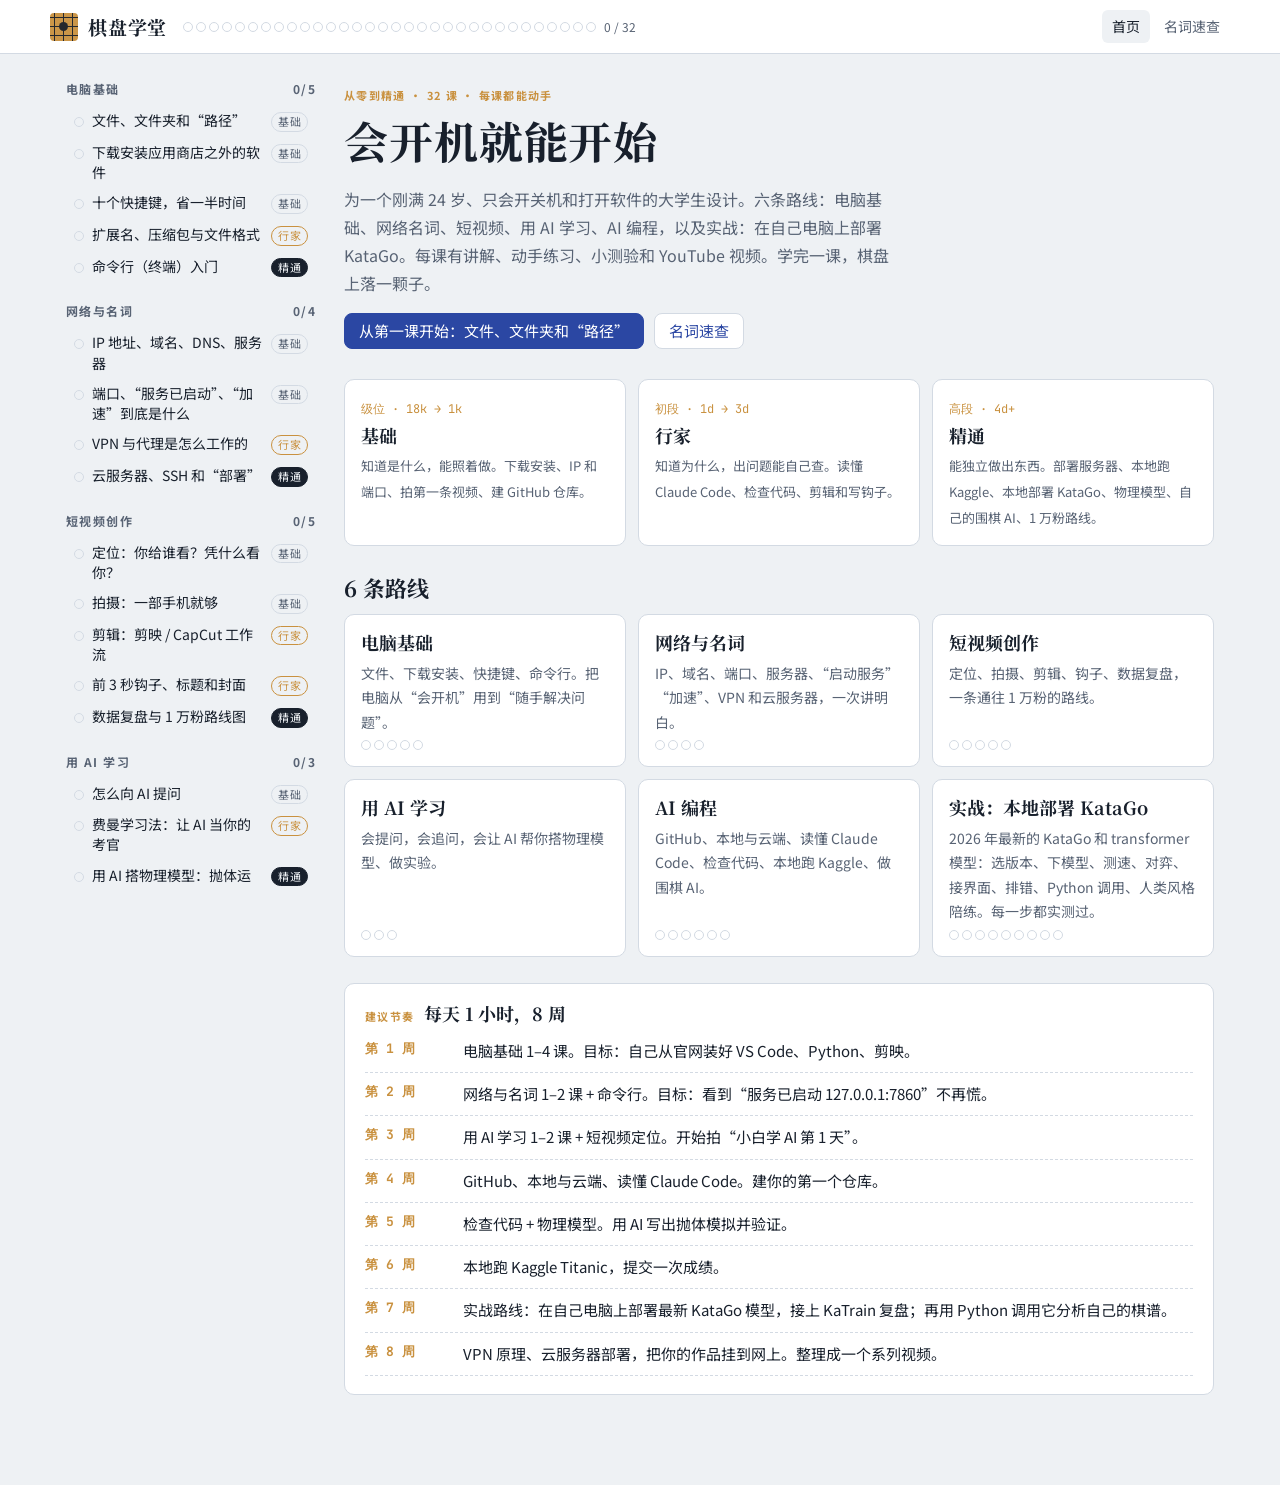
<file: index.html>
<!doctype html>
<html lang="zh-CN">
<head>
<meta charset="utf-8">
<meta name="viewport" content="width=device-width, initial-scale=1, viewport-fit=cover">
<title>棋盘学堂</title>
<meta name="claude:viewport-fit-sides" content="cover">
<meta name="description" content="给零基础大学生的交互学习网站：电脑基础、网络名词、短视频、用 AI 学习、AI 编程。">
<link rel="preconnect" href="https://fonts.googleapis.com">
<link rel="preconnect" href="https://fonts.gstatic.com" crossorigin>
<link rel="stylesheet" href="https://fonts.googleapis.com/css2?family=JetBrains+Mono:wght@400;600&family=Noto+Sans+SC:wght@400;500;700&family=Noto+Serif+SC:wght@600;700&display=swap">
<style>
/* Layout: Go-board study room. Sticky header with a board-grid band, left column = tracks (tabs on phone), right = the lesson. Stones mark progress. */
:root {
  --paper: #eef1f4;
  --card: #ffffff;
  --ink: #18202c;
  --muted: #586374;
  --line: #d3dae3;
  --grid: rgba(24, 32, 44, 0.07);
  --accent: #2b47a3;
  --accent-soft: #e3e8f8;
  --wood: #c9913f;
  --wood-soft: #f5e6cc;
  --good: #1f7a4d;
  --good-soft: #dcf1e5;
  --bad: #b33a2e;
  --bad-soft: #f8e1de;
  --stone-b: #1a1d22;
  --stone-w: #fbfbf8;
  --code-bg: #f4f6f9;
  --font-display: "Noto Serif SC", "Songti SC", "SimSun", serif;
  --font-body: "Noto Sans SC", "PingFang SC", "Microsoft YaHei", system-ui, sans-serif;
  --font-mono: "JetBrains Mono", ui-monospace, "SF Mono", Consolas, monospace;
  --radius: 10px;
}
@media (prefers-color-scheme: dark) {
  :root:not([data-theme="light"]) {
    --paper: #0f131a; --card: #161c26; --ink: #e5e9f0; --muted: #98a3b3; --line: #273142;
    --grid: rgba(229, 233, 240, 0.05); --accent: #8ea4ff; --accent-soft: #1e2847;
    --wood: #d7a252; --wood-soft: #3a2c16; --good: #5fcf96; --good-soft: #15342a;
    --bad: #ff8a7a; --bad-soft: #3d1d1a; --stone-b: #07080a; --stone-w: #eceae2; --code-bg: #10151d;
    color-scheme: dark;
  }
}
:root[data-theme="dark"] {
  --paper: #0f131a; --card: #161c26; --ink: #e5e9f0; --muted: #98a3b3; --line: #273142;
  --grid: rgba(229, 233, 240, 0.05); --accent: #8ea4ff; --accent-soft: #1e2847;
  --wood: #d7a252; --wood-soft: #3a2c16; --good: #5fcf96; --good-soft: #15342a;
  --bad: #ff8a7a; --bad-soft: #3d1d1a; --stone-b: #07080a; --stone-w: #eceae2; --code-bg: #10151d;
  color-scheme: dark;
}

* { box-sizing: border-box; }
html { -webkit-text-size-adjust: 100%; }
body {
  margin: 0; background: var(--paper); color: var(--ink);
  font-family: var(--font-body); font-size: 15px; line-height: 1.75;
}
body::before { content: ""; position: fixed; inset: 0 0 auto; height: env(safe-area-inset-top, 0px); z-index: 10; background: var(--card); }
a { color: var(--accent); }
button, input, textarea, select { font: inherit; color: inherit; }
:focus-visible { outline: 2px solid var(--accent); outline-offset: 2px; }
code, kbd, pre { font-family: var(--font-mono); font-size: 0.88em; }
code { background: var(--code-bg); border: 1px solid var(--line); border-radius: 4px; padding: 0 4px; overflow-wrap: anywhere; }
kbd { background: var(--card); border: 1px solid var(--line); border-bottom-width: 2px; border-radius: 4px; padding: 0 5px; }
pre { background: var(--code-bg); border: 1px solid var(--line); border-radius: 8px; padding: 12px 14px; overflow-x: auto; line-height: 1.55; margin: 0; }
pre code { background: none; border: 0; padding: 0; }
h1, h2, h3 { font-family: var(--font-display); text-wrap: balance; line-height: 1.3; margin: 0; }

/* ---------- header ---------- */
.top {
  position: sticky; top: env(safe-area-inset-top, 0px); z-index: 5;
  background: var(--card); border-bottom: 1px solid var(--line);
  padding-left: max(16px, env(safe-area-inset-left, 0px)); padding-right: max(16px, env(safe-area-inset-right, 0px));
}
.top-inner { max-width: 1180px; margin: 0 auto; display: flex; align-items: center; gap: 16px; padding-block: 10px; flex-wrap: wrap; }
.brand { display: flex; align-items: center; gap: 10px; text-decoration: none; color: var(--ink); }
.brand-mark { width: 28px; height: 28px; border-radius: 4px; background: var(--wood);
  background-image: linear-gradient(var(--stone-b) 1px, transparent 1px), linear-gradient(90deg, var(--stone-b) 1px, transparent 1px);
  background-size: 9px 9px; background-position: 4px 4px; position: relative; opacity: .95; }
.brand-mark::after { content: ""; position: absolute; width: 9px; height: 9px; border-radius: 50%; background: var(--stone-b); left: 9px; top: 9px; }
.brand-name { font-family: var(--font-display); font-weight: 700; font-size: 19px; letter-spacing: .04em; }
.top-nav { display: flex; gap: 4px; margin-left: auto; flex-wrap: wrap; }
.top-nav a { text-decoration: none; color: var(--muted); padding: 4px 10px; border-radius: 6px; font-size: 14px; }
.top-nav a.on, .top-nav a:hover { color: var(--ink); background: var(--paper); }
.progress-line { display: flex; align-items: center; gap: 8px; font-size: 12px; color: var(--muted); font-variant-numeric: tabular-nums; }
.stones { display: flex; gap: 3px; flex-wrap: wrap; }
.stone { width: 10px; height: 10px; border-radius: 50%; border: 1px solid var(--line); background: transparent; }
.stone.done { background: var(--stone-b); border-color: var(--stone-b); }
:root[data-theme="dark"] .stone.done { background: var(--stone-w); border-color: var(--stone-w); }
@media (prefers-color-scheme: dark) { :root:not([data-theme="light"]) .stone.done { background: var(--stone-w); border-color: var(--stone-w); } }

/* ---------- shell ---------- */
.shell {
  max-width: 1180px; margin: 0 auto; display: grid; grid-template-columns: 250px minmax(0, 1fr); gap: 28px;
  padding-left: max(16px, env(safe-area-inset-left, 0px)); padding-right: max(16px, env(safe-area-inset-right, 0px)); padding-block: 24px 64px;
}
.side { position: sticky; top: calc(env(safe-area-inset-top, 0px) + 70px); align-self: start; max-height: calc(100vh - 90px); overflow-y: auto; }
.track { margin-bottom: 18px; }
.track-h { font-size: 12px; letter-spacing: .12em; color: var(--muted); margin: 0 0 6px; display: flex; justify-content: space-between; font-weight: 700; }
.track ul { list-style: none; margin: 0; padding: 0; }
.track a { display: flex; gap: 8px; align-items: baseline; text-decoration: none; color: var(--ink); padding: 5px 8px; border-radius: 6px; font-size: 14px; line-height: 1.45; }
.track a:hover { background: var(--card); }
.track a.on { background: var(--accent-soft); color: var(--ink); font-weight: 500; }
.track a .stone { flex: none; transform: translateY(1px); }
.lvl { flex: none; font-size: 11px; padding: 0 6px; border-radius: 99px; border: 1px solid var(--line); color: var(--muted); line-height: 1.6; letter-spacing: .04em; }
.lvl.l2 { border-color: var(--wood); color: var(--wood); }
.lvl.l3 { background: var(--ink); color: var(--paper); border-color: var(--ink); }

main { min-width: 0; }
.crumb { font-size: 13px; color: var(--muted); display: flex; gap: 8px; align-items: center; flex-wrap: wrap; margin-bottom: 8px; }
.lesson-h1 { font-size: clamp(24px, 4vw, 34px); margin-bottom: 6px; }
.lead { color: var(--muted); font-size: 16px; margin: 0 0 22px; max-width: 68ch; }
.prose { max-width: 70ch; }
.prose h2 { font-size: 21px; margin: 30px 0 10px; }
.prose h3 { font-size: 17px; margin: 22px 0 6px; }
.prose p, .prose ul, .prose ol { margin: 0 0 12px; }
.prose li { margin-bottom: 4px; }
.prose pre { margin: 6px 0 14px; }
.note { border-left: 3px solid var(--wood); background: var(--wood-soft); padding: 10px 14px; border-radius: 0 8px 8px 0; margin: 14px 0; }
.note.warn { border-color: var(--bad); background: var(--bad-soft); }
.tbl { overflow-x: auto; margin: 10px 0 16px; }
.tbl table { border-collapse: collapse; min-width: 480px; width: 100%; font-size: 14px; }
.tbl th, .tbl td { border-bottom: 1px solid var(--line); padding: 7px 10px; text-align: left; vertical-align: top; }
.tbl th { font-weight: 700; color: var(--muted); font-size: 12px; letter-spacing: .06em; }

/* ---------- blocks ---------- */
.block { background: var(--card); border: 1px solid var(--line); border-radius: var(--radius); padding: 18px 20px; margin: 26px 0; }
.block-h { display: flex; align-items: baseline; gap: 10px; margin-bottom: 12px; flex-wrap: wrap; }
.block-h h2 { font-size: 18px; }
.tag { font-size: 11px; letter-spacing: .12em; color: var(--wood); font-weight: 700; }
.btn { border: 1px solid var(--line); background: var(--card); border-radius: 8px; padding: 6px 14px; cursor: pointer; line-height: 1.5; }
.btn:hover { border-color: var(--accent); }
.btn.primary { background: var(--accent); border-color: var(--accent); color: var(--card); }
.btn.small { padding: 2px 10px; font-size: 13px; }
.row { display: flex; gap: 10px; flex-wrap: wrap; align-items: center; }
.input, textarea.input, select.input { border: 1px solid var(--line); background: var(--paper); border-radius: 8px; padding: 7px 10px; width: 100%; }
textarea.input { resize: vertical; min-height: 70px; }
.muted { color: var(--muted); }
.small { font-size: 13px; }
.ok { color: var(--good); } .no { color: var(--bad); }

/* quiz */
.q { margin-bottom: 16px; }
.q-t { font-weight: 500; margin-bottom: 6px; }
.opts { display: grid; gap: 6px; }
.opt { text-align: left; border: 1px solid var(--line); background: var(--paper); border-radius: 8px; padding: 7px 12px; cursor: pointer; line-height: 1.5; }
.opt:hover { border-color: var(--accent); }
.opt.right { border-color: var(--good); background: var(--good-soft); }
.opt.wrong { border-color: var(--bad); background: var(--bad-soft); }
.explain { font-size: 14px; margin-top: 6px; }

/* videos */
.vids { display: grid; grid-template-columns: repeat(auto-fill, minmax(230px, 1fr)); gap: 10px; }
.vid { display: flex; gap: 10px; align-items: center; text-decoration: none; color: var(--ink); border: 1px solid var(--line); border-radius: 8px; padding: 10px 12px; background: var(--paper); line-height: 1.45; }
.vid:hover { border-color: var(--accent); }
.play { flex: none; width: 30px; height: 22px; border-radius: 6px; background: var(--bad); position: relative; }
.play::after { content: ""; position: absolute; left: 12px; top: 6px; border-left: 8px solid #fff; border-top: 5px solid transparent; border-bottom: 5px solid transparent; }
.vid small { display: block; color: var(--muted); font-size: 12px; }
.embed { margin-top: 12px; aspect-ratio: 16 / 9; max-width: 100%; width: 100%; border: 0; border-radius: 8px; background: #000; }
.saved-vids { display: grid; gap: 10px; margin-top: 10px; }

.done-bar { display: flex; gap: 14px; align-items: center; flex-wrap: wrap; justify-content: space-between; border-top: 1px solid var(--line); padding-top: 18px; margin-top: 30px; }

/* home */
.hero { padding-block: 8px 10px; }
.hero h1 { font-size: clamp(28px, 5vw, 44px); letter-spacing: .02em; }
.hero p { max-width: 62ch; color: var(--muted); font-size: 16px; }
.ladder { display: grid; grid-template-columns: repeat(3, minmax(0, 1fr)); gap: 12px; margin: 20px 0; }
.rung { border: 1px solid var(--line); border-radius: var(--radius); padding: 14px 16px; background: var(--card); }
.rung b { font-family: var(--font-display); font-size: 18px; display: block; }
.rung .rank { font-family: var(--font-mono); font-size: 12px; color: var(--wood); }
.track-cards { display: grid; grid-template-columns: repeat(auto-fill, minmax(260px, 1fr)); gap: 12px; }
.tcard { border: 1px solid var(--line); background: var(--card); border-radius: var(--radius); padding: 16px; text-decoration: none; color: var(--ink); display: flex; flex-direction: column; gap: 6px; }
.tcard:hover { border-color: var(--accent); }
.tcard h3 { font-size: 18px; }
.tcard p { margin: 0; color: var(--muted); font-size: 14px; flex: 1; }
.plan { counter-reset: wk; list-style: none; padding: 0; margin: 0; display: grid; gap: 8px; }
.plan li { display: grid; grid-template-columns: 88px minmax(0, 1fr); gap: 10px; border-bottom: 1px dashed var(--line); padding-bottom: 8px; }
.plan li b { font-family: var(--font-mono); font-size: 13px; color: var(--wood); }

/* glossary */
.gl { display: grid; gap: 10px; margin-top: 14px; }
.gl-item { border: 1px solid var(--line); background: var(--card); border-radius: 8px; padding: 10px 14px; }
.gl-item b { font-size: 16px; }
.gl-item .en { font-family: var(--font-mono); font-size: 12px; color: var(--muted); margin-left: 6px; }
.gl-item p { margin: 4px 0 0; }

/* widgets */
.term { background: #0d1117; color: #d8dee9; border-radius: 8px; padding: 12px; font-family: var(--font-mono); font-size: 13px; line-height: 1.6; height: 300px; overflow-y: auto; }
.term .p { color: #7ee787; } .term .e { color: #ff7b72; } .term .d { color: #79c0ff; }
.term-in { display: flex; gap: 8px; align-items: center; }
.term-in input { flex: 1; background: transparent; border: 0; color: #d8dee9; outline: none; font-family: var(--font-mono); font-size: 13px; min-width: 0; }
.missions { display: grid; gap: 4px; margin-top: 10px; font-size: 14px; }
.missions .m.done { color: var(--good); text-decoration: line-through; }
.steps { display: grid; gap: 6px; margin-top: 12px; }
.step { border: 1px solid var(--line); border-radius: 8px; padding: 8px 12px; background: var(--paper); opacity: .45; transition: opacity .3s, border-color .3s; }
.step.lit { opacity: 1; border-color: var(--accent); }
.step b { font-family: var(--font-mono); font-size: 12px; color: var(--accent); margin-right: 6px; }
.hl { background: var(--wood-soft); border-bottom: 2px solid var(--wood); cursor: pointer; padding: 0 2px; border-radius: 3px; }
.decoded { background: var(--paper); border: 1px solid var(--line); border-radius: 8px; padding: 10px 12px; margin-top: 10px; line-height: 2; word-break: break-word; }
.explain-box { margin-top: 10px; font-size: 14px; min-height: 2em; }
.cols4 { display: grid; grid-template-columns: repeat(4, minmax(0, 1fr)); gap: 8px; margin-top: 12px; }
.col { border: 1px solid var(--line); border-radius: 8px; padding: 8px; background: var(--paper); min-height: 120px; min-width: 0; }
.col h4 { margin: 0 0 6px; font-size: 13px; }
.col .chip { display: block; font-family: var(--font-mono); font-size: 12px; background: var(--card); border: 1px solid var(--line); border-radius: 6px; padding: 2px 6px; margin-bottom: 4px; overflow-wrap: anywhere; }
.log { font-family: var(--font-mono); font-size: 12px; color: var(--muted); margin-top: 8px; min-height: 1.6em; }
.transcript { display: grid; gap: 2px; font-family: var(--font-mono); font-size: 13px; background: var(--code-bg); border: 1px solid var(--line); border-radius: 8px; padding: 8px; overflow-x: auto; }
.tl { padding: 3px 8px; border-radius: 4px; cursor: pointer; white-space: pre-wrap; overflow-wrap: anywhere; }
.tl:hover, .tl.on { background: var(--accent-soft); }
.tl.add { color: var(--good); } .tl.del { color: var(--bad); }
.codepick .tl { white-space: pre; }
.results { display: grid; gap: 8px; }
.result { text-align: left; border: 1px solid var(--line); background: var(--paper); border-radius: 8px; padding: 8px 12px; cursor: pointer; line-height: 1.45; }
.result .u { font-size: 12px; color: var(--good); font-family: var(--font-mono); }
.result .ad { font-size: 11px; font-weight: 700; margin-right: 6px; }
.result.right { border-color: var(--good); } .result.wrong { border-color: var(--bad); }
.keyzone { border: 2px dashed var(--line); border-radius: 8px; padding: 18px; text-align: center; cursor: pointer; }
.keyzone:focus { border-color: var(--accent); outline: none; }
.slider { display: grid; grid-template-columns: 110px minmax(0, 1fr) 64px; gap: 10px; align-items: center; font-size: 14px; }
.slider output { font-family: var(--font-mono); font-variant-numeric: tabular-nums; text-align: right; }
canvas { max-width: 100%; display: block; }
.sim-canvas { width: 100%; height: auto; border: 1px solid var(--line); border-radius: 8px; background: var(--paper); }
.stat { display: flex; gap: 18px; flex-wrap: wrap; font-size: 14px; margin-top: 8px; font-variant-numeric: tabular-nums; }
.stat b { font-family: var(--font-mono); }
.go-wrap { display: grid; grid-template-columns: minmax(0, 420px) minmax(0, 1fr); gap: 18px; align-items: start; }
.go-board { width: 100%; max-width: 420px; aspect-ratio: 1; cursor: pointer; border-radius: 6px; }
.tree { font-family: var(--font-mono); font-size: 13px; }
.tree button { background: none; border: 0; cursor: pointer; padding: 1px 4px; border-radius: 4px; text-align: left; }
.tree button:hover { background: var(--accent-soft); }
.tree ul { list-style: none; margin: 0; padding-left: 18px; border-left: 1px dashed var(--line); }
.pathbar { font-family: var(--font-mono); font-size: 13px; background: var(--code-bg); border: 1px solid var(--line); border-radius: 6px; padding: 6px 10px; margin-top: 8px; overflow-wrap: anywhere; }
.proxy-svg { width: 100%; max-width: 640px; height: auto; }
.grid2 { display: grid; grid-template-columns: minmax(0, 1fr) minmax(0, 1fr); gap: 12px; }
.copy-wrap { position: relative; }
.copy-btn { position: absolute; right: 8px; top: 8px; font-size: 12px; padding: 1px 8px; border-radius: 6px; border: 1px solid var(--line); background: var(--card); cursor: pointer; }

/* ---------- phone ---------- */
@media (max-width: 860px) {
  .shell { grid-template-columns: minmax(0, 1fr); gap: 12px; padding-block: 12px 56px; }
  .side { position: static; max-height: none; overflow: visible; }
  .side .track ul { display: none; }
  .side.open .track ul { display: block; }
  .side-toggle { display: inline-flex !important; }
  .go-wrap, .grid2 { grid-template-columns: minmax(0, 1fr); }
  .cols4 { grid-template-columns: repeat(2, minmax(0, 1fr)); }
  .ladder { grid-template-columns: minmax(0, 1fr); }
  .top-nav { margin-left: 0; }
}
.side-toggle { display: none; margin-bottom: 8px; }
@media (prefers-reduced-motion: reduce) { * { transition: none !important; animation: none !important; } }

</style>
<header class="top"><div class="top-inner">
  <a class="brand" href="#home"><span class="brand-mark" aria-hidden="true"></span><span class="brand-name">棋盘学堂</span></a>
  <div class="progress-line" title="学完一课落一子"><div class="stones" id="stones"></div><span id="pcount"></span></div>
  <nav class="top-nav"><a href="#home" data-v="home">首页</a><a href="#glossary" data-v="glossary">名词速查</a></nav>
</div></header>
<div class="shell"><aside class="side" id="side"></aside><main id="main"></main></div>
<script>
// 课程内容。每课：id / track / level(1基础 2行家 3精通) / title / lead / body(HTML) / widget / quiz / videos
const TRACKS = [
  { id: "pc", name: "电脑基础", desc: "文件、下载安装、快捷键、命令行。把电脑从“会开机”用到“随手解决问题”。" },
  { id: "net", name: "网络与名词", desc: "IP、域名、端口、服务器、“启动服务”“加速”、VPN 和云服务器，一次讲明白。" },
  { id: "video", name: "短视频创作", desc: "定位、拍摄、剪辑、钩子、数据复盘，一条通往 1 万粉的路线。" },
  { id: "ailearn", name: "用 AI 学习", desc: "会提问，会追问，会让 AI 帮你搭物理模型、做实验。" },
  { id: "aicode", name: "AI 编程", desc: "GitHub、本地与云端、读懂 Claude Code、检查代码、本地跑 Kaggle、做围棋 AI。" },
];

const LEVELS = { 1: "基础", 2: "行家", 3: "精通" };

const yt = (t, q) => ({ t, q });

const LESSONS = [
  // ===================== 电脑基础 =====================
  {
    id: "a1", track: "pc", level: 1, title: "文件、文件夹和“路径”",
    lead: "电脑里所有东西都是文件，文件放在文件夹里。路径就是文件的“门牌号”。",
    body: `
<h2>先建立一个画面</h2>
<p>把硬盘想成一栋楼：<b>盘</b>（C 盘、D 盘）是楼，<b>文件夹</b>是房间，<b>文件</b>是房间里的东西。路径就是从大门走到这个东西的路线。</p>
<div class="tbl"><table>
<tr><th>系统</th><th>路径长这样</th><th>分隔符</th></tr>
<tr><td>Windows</td><td><code>C:\\Users\\小明\\Downloads\\setup.exe</code></td><td>反斜杠 <code>\\</code></td></tr>
<tr><td>Mac / Linux</td><td><code>/Users/xiaoming/Downloads/setup.dmg</code></td><td>斜杠 <code>/</code></td></tr>
</table></div>
<h2>三个最常用的文件夹</h2>
<ul>
<li><b>下载 Downloads</b>：浏览器下载的东西默认都在这。找不到下载的文件，先看这里。</li>
<li><b>桌面 Desktop</b>：其实也只是一个文件夹，只是显示在屏幕上。</li>
<li><b>文档 Documents</b>：适合放你自己的作业、项目。</li>
</ul>
<h2>小技巧</h2>
<ul>
<li>Windows：在资源管理器顶部地址栏点一下，就能看到并复制完整路径。</li>
<li>Mac：在访达里选中文件，按 <kbd>Option</kbd>+<kbd>Cmd</kbd>+<kbd>C</kbd> 复制路径。</li>
<li>给文件夹起名尽量用<b>英文、不带空格</b>（比如 <code>my-project</code>），以后编程时会少很多麻烦。</li>
</ul>
<p>下面这个小练习：点文件夹往里走，看看路径怎么变。</p>`,
    widget: "pathTree",
    quiz: [
      { q: "你在浏览器里下载了一个安装包，最可能在哪里找到它？", o: ["回收站", "下载 (Downloads) 文件夹", "C:\\Windows", "桌面上一定有"], a: 1, e: "浏览器默认把文件存进“下载”文件夹，除非你改过设置。" },
      { q: "下面哪个是 Mac 的路径写法？", o: ["C:\\Users\\me", "/Users/me/Documents", "D:/我的文档", "\\\\server\\share"], a: 1, e: "Mac 和 Linux 从根目录 / 开始，用斜杠分隔。" },
    ],
    videos: [yt("文件和文件夹管理入门", "电脑小白 文件 文件夹 管理 教程"), yt("Windows 资源管理器使用", "Windows 11 File Explorer beginner tutorial"), yt("Mac 访达 Finder 入门", "Mac Finder 新手 教程")],
  },
  {
    id: "a2", track: "pc", level: 1, title: "下载安装应用商店之外的软件",
    lead: "最重要的一条：只去官网或官方 GitHub 下载。其他的都是在给自己找麻烦。",
    body: `
<h2>四步法（以 VS Code 为例）</h2>
<ol>
<li><b>搜官网</b>：搜索“VS Code 官网”，认准域名 <code>code.visualstudio.com</code>。搜索结果里标着“广告”的、“XX 下载站”“高速下载”“绿色版”的，一律跳过。</li>
<li><b>选对版本</b>：看你的系统。Windows 选 <code>.exe</code> 或 <code>.msi</code>；Mac 选 <code>.dmg</code>，并分清 Apple 芯片（M1/M2/M3/M4）还是 Intel 芯片。</li>
<li><b>运行安装包</b>：去“下载”文件夹双击它。</li>
<li><b>处理安全提示</b>（见下表）。</li>
</ol>
<div class="tbl"><table>
<tr><th>你看到的提示</th><th>什么意思</th><th>怎么做</th></tr>
<tr><td>Windows：“Windows 已保护你的电脑”</td><td>SmartScreen 不认识这个程序</td><td>确认是官网下的 → 点“更多信息”→“仍要运行”</td></tr>
<tr><td>Windows：“是否允许此应用对你的设备进行更改？”</td><td>安装要管理员权限</td><td>来源可靠就点“是”</td></tr>
<tr><td>Mac：“无法打开，因为无法验证开发者”</td><td>不是 App Store 的软件</td><td>系统设置 → 隐私与安全性 → 往下找到“仍要打开”</td></tr>
<tr><td>Mac：dmg 打开后是个窗口</td><td>这就是安装界面</td><td>把图标拖进 Applications 文件夹</td></tr>
</table></div>
<h2>安装时的坑</h2>
<ul>
<li>一路“下一步”之前，看清有没有<b>默认勾选</b>的“顺便安装 XX 浏览器/管家”，取消勾选。</li>
<li>安装位置一般默认就好。C 盘很小的话可以改到 D 盘，但路径里别带中文。</li>
<li>卸载：Windows 在“设置 → 应用”；Mac 把应用从“应用程序”拖进废纸篓。</li>
</ul>
<div class="note">程序员常用软件（Python、Git、Node.js、VS Code）全部有官网，都是免费的。要你付费的“破解版”“绿色版”，大概率带病毒。</div>`,
    widget: "fakeSearch",
    quiz: [
      { q: "你要下载 Python，哪个网址是官方的？", o: ["python-download.cn", "www.python.org", "pc.qq.com/python", "python 高速下载器"], a: 1, e: "Python 官方网站是 python.org。" },
      { q: "Mac 上下载了 .dmg，双击后弹出一个窗口，下一步是？", o: ["直接在窗口里双击图标运行", "把应用图标拖进 Applications 文件夹", "删掉 dmg 重新下载", "重启电脑"], a: 1, e: "拖进 Applications 才算装好；之后 dmg 可以推出并删除。" },
      { q: "安装向导里出现一个默认打勾的“同时安装XX安全管家”，怎么办？", o: ["必须装，不然装不了", "取消勾选再继续", "关掉安装程序"], a: 1, e: "这类捆绑软件可以取消，不影响主程序。" },
    ],
    videos: [yt("如何安全下载安装软件", "如何 安全 下载 安装 软件 官网 小白"), yt("Mac 安装非 App Store 软件", "Mac install apps outside App Store dmg"), yt("Windows SmartScreen 是什么", "Windows SmartScreen run anyway explained")],
  },
  {
    id: "a3", track: "pc", level: 1, title: "十个快捷键，省一半时间",
    lead: "会用快捷键的人，看起来就像“会电脑”的人。先练这十个。",
    body: `
<div class="tbl"><table>
<tr><th>功能</th><th>Windows</th><th>Mac</th></tr>
<tr><td>复制 / 粘贴 / 剪切</td><td><kbd>Ctrl</kbd>+<kbd>C</kbd> / <kbd>V</kbd> / <kbd>X</kbd></td><td><kbd>Cmd</kbd>+<kbd>C</kbd> / <kbd>V</kbd> / <kbd>X</kbd></td></tr>
<tr><td>撤销 / 重做</td><td><kbd>Ctrl</kbd>+<kbd>Z</kbd> / <kbd>Ctrl</kbd>+<kbd>Y</kbd></td><td><kbd>Cmd</kbd>+<kbd>Z</kbd> / <kbd>Cmd</kbd>+<kbd>Shift</kbd>+<kbd>Z</kbd></td></tr>
<tr><td>全选</td><td><kbd>Ctrl</kbd>+<kbd>A</kbd></td><td><kbd>Cmd</kbd>+<kbd>A</kbd></td></tr>
<tr><td>保存</td><td><kbd>Ctrl</kbd>+<kbd>S</kbd></td><td><kbd>Cmd</kbd>+<kbd>S</kbd></td></tr>
<tr><td>页面内查找</td><td><kbd>Ctrl</kbd>+<kbd>F</kbd></td><td><kbd>Cmd</kbd>+<kbd>F</kbd></td></tr>
<tr><td>切换窗口</td><td><kbd>Alt</kbd>+<kbd>Tab</kbd></td><td><kbd>Cmd</kbd>+<kbd>Tab</kbd></td></tr>
<tr><td>截图</td><td><kbd>Win</kbd>+<kbd>Shift</kbd>+<kbd>S</kbd></td><td><kbd>Cmd</kbd>+<kbd>Shift</kbd>+<kbd>4</kbd></td></tr>
<tr><td>搜索并打开程序</td><td><kbd>Win</kbd> 然后打字</td><td><kbd>Cmd</kbd>+<kbd>空格</kbd> 然后打字</td></tr>
<tr><td>强制退出卡死程序</td><td><kbd>Ctrl</kbd>+<kbd>Shift</kbd>+<kbd>Esc</kbd>（任务管理器）</td><td><kbd>Cmd</kbd>+<kbd>Option</kbd>+<kbd>Esc</kbd></td></tr>
</table></div>
<p>下面的练习区会检测你按下的组合键。先点一下练习框，再按提示按键。</p>`,
    widget: "keys",
    quiz: [
      { q: "程序卡死了点什么都没反应，Windows 上应该按？", o: ["Ctrl+Z", "Ctrl+Shift+Esc 打开任务管理器结束它", "一直点关闭按钮", "拔电源"], a: 1, e: "任务管理器里选中程序 → 结束任务。拔电源是最后手段。" },
      { q: "Mac 上最快打开任何程序的方法？", o: ["去 Launchpad 一页页翻", "Cmd+空格 打开聚焦搜索，输入名字回车", "重启"], a: 1, e: "Spotlight 聚焦搜索，输入前几个字母就行。" },
    ],
    videos: [yt("常用快捷键大全", "电脑 常用 快捷键 新手 必学"), yt("Mac keyboard shortcuts for beginners", "Mac keyboard shortcuts beginners")],
  },
  {
    id: "a4", track: "pc", level: 2, title: "扩展名、压缩包与文件格式",
    lead: "文件名最后一个点后面的部分（扩展名）决定了用什么程序打开它。",
    body: `
<h2>先让扩展名显示出来</h2>
<ul>
<li>Windows 11：资源管理器 → 查看 → 显示 → 勾选“文件扩展名”。</li>
<li>Mac：访达 → 设置 → 高级 → 勾选“显示所有文件扩展名”。</li>
</ul>
<div class="tbl"><table>
<tr><th>扩展名</th><th>是什么</th><th>用什么打开</th></tr>
<tr><td><code>.exe .msi</code></td><td>Windows 程序 / 安装包</td><td>双击运行</td></tr>
<tr><td><code>.dmg .pkg</code></td><td>Mac 安装包</td><td>双击</td></tr>
<tr><td><code>.zip .rar .7z</code></td><td>压缩包，里面装着很多文件</td><td>右键 → 全部解压；Windows 用 7-Zip，Mac 用 The Unarchiver</td></tr>
<tr><td><code>.mp4 .mov</code></td><td>视频</td><td>播放器、剪映</td></tr>
<tr><td><code>.py .js .html</code></td><td>代码，本质是纯文本</td><td>VS Code</td></tr>
<tr><td><code>.csv</code></td><td>表格数据（Kaggle 最常见）</td><td>Excel、Python pandas</td></tr>
<tr><td><code>.ipynb</code></td><td>Jupyter 笔记本</td><td>Jupyter、VS Code、Kaggle</td></tr>
<tr><td><code>.md</code></td><td>Markdown 文档（GitHub 的 README）</td><td>VS Code、任何文本编辑器</td></tr>
</table></div>
<div class="note warn">一个叫 <code>作业答案.pdf.exe</code> 的文件是程序，不是 PDF。这是病毒最常见的伪装。</div>
<h2>压缩包一定要先解压</h2>
<p>直接双击 zip 里的程序，常常运行失败，因为它找不到同一个包里的其他文件。正确做法：右键 → 全部解压 → 进解压出来的文件夹再运行。</p>`,
    quiz: [
      { q: "朋友发来“照片.jpg.exe”，它其实是？", o: ["一张照片", "一个程序，可能是病毒", "一个压缩包"], a: 1, e: "真正的扩展名是最后一个点后面的 .exe。" },
      { q: "Kaggle 比赛的数据大多是什么格式？", o: [".exe", ".csv", ".dmg", ".mp3"], a: 1, e: "CSV 是逗号分隔的表格文本。" },
    ],
    videos: [yt("文件扩展名是什么", "file extensions explained for beginners"), yt("压缩与解压缩教程", "zip 压缩 解压 教程 7-Zip")],
  },
  {
    id: "a5", track: "pc", level: 3, title: "命令行（终端）入门",
    lead: "黑窗口不可怕。它就是“打字版的文件管理器”。AI 编程时你会天天看到它。",
    body: `
<h2>怎么打开</h2>
<ul>
<li>Windows：开始菜单搜索 <b>Terminal</b>（终端）或 <b>PowerShell</b>。</li>
<li>Mac：<kbd>Cmd</kbd>+<kbd>空格</kbd> 搜索 <b>Terminal</b>（终端）。</li>
</ul>
<h2>最常用的命令</h2>
<div class="tbl"><table>
<tr><th>命令</th><th>意思</th><th>相当于鼠标的</th></tr>
<tr><td><code>pwd</code></td><td>我现在在哪个文件夹</td><td>看地址栏</td></tr>
<tr><td><code>ls</code>（Windows 也可用 <code>dir</code>）</td><td>列出这里有什么</td><td>打开文件夹看一眼</td></tr>
<tr><td><code>cd 名字</code></td><td>进入某个文件夹</td><td>双击文件夹</td></tr>
<tr><td><code>cd ..</code></td><td>回到上一级</td><td>点“返回”</td></tr>
<tr><td><code>mkdir 名字</code></td><td>新建文件夹</td><td>右键 → 新建文件夹</td></tr>
<tr><td><code>python 文件.py</code></td><td>用 Python 运行一个程序</td><td>没有对应，这就是命令行存在的意义</td></tr>
</table></div>
<div class="note">AI 让你“在终端运行 <code>pip install numpy</code>”时：复制这一行，粘贴到终端，回车。看最后几行有没有 <code>Error</code>。</div>
<p>下面是一个模拟终端，随便敲，不会弄坏任何东西。完成右侧的小任务。</p>`,
    widget: "terminal",
    quiz: [
      { q: "想回到上一级文件夹，输入？", o: ["cd ..", "back", "ls ..", "pwd"], a: 0, e: "两个点 .. 代表上一级目录。" },
      { q: "命令运行后最后一行出现 ModuleNotFoundError，说明？", o: ["电脑坏了", "缺少某个 Python 库，需要 pip install 它", "网络断了"], a: 1, e: "把报错整段复制给 AI，它会告诉你装哪个库。" },
    ],
    videos: [yt("命令行入门（中文）", "命令行 终端 入门 小白 教程"), yt("Command line crash course", "command line crash course beginners")],
  },

  // ===================== 网络与名词 =====================
  {
    id: "b1", track: "net", level: 1, title: "IP 地址、域名、DNS、服务器",
    lead: "上网的本质：你的电脑找到另一台电脑（服务器），向它要东西。",
    body: `
<h2>一句话版本</h2>
<ul>
<li><b>服务器</b>：一台一直开着、专门回应别人请求的电脑。没什么神秘的，你的笔记本也能当服务器。</li>
<li><b>IP 地址</b>：网络上每台电脑的“电话号码”，比如 <code>142.250.72.14</code>。</li>
<li><b>域名</b>：好记的名字，比如 <code>google.com</code>。</li>
<li><b>DNS</b>：网络上的“通讯录”，把域名翻译成 IP。</li>
</ul>
<h2>你在浏览器输入网址后发生了什么</h2>
<ol>
<li>浏览器问 DNS：“github.com 的 IP 是多少？”</li>
<li>DNS 回答：“140.82.112.3”。</li>
<li>浏览器连上这个 IP 的 443 端口（HTTPS 加密）。</li>
<li>服务器把网页发回来，浏览器画出来。</li>
</ol>
<p>在下面输入任意域名，看一遍这个过程。</p>
<h2>两种特殊的 IP</h2>
<div class="tbl"><table>
<tr><th>IP</th><th>意思</th></tr>
<tr><td><code>127.0.0.1</code> 或 <code>localhost</code></td><td>“我自己这台电脑”。别人访问不到。</td></tr>
<tr><td><code>192.168.x.x</code> / <code>10.x.x.x</code></td><td>局域网（家里 / 学校 Wi-Fi 内部）地址。同一个 Wi-Fi 下的手机能访问。</td></tr>
<tr><td><code>0.0.0.0</code></td><td>出现在“服务监听在 0.0.0.0”时，意思是“本机所有网卡都接受连接”。</td></tr>
</table></div>`,
    widget: "dns",
    quiz: [
      { q: "DNS 的作用是？", o: ["加速下载", "把域名翻译成 IP 地址", "防病毒", "存网页"], a: 1, e: "DNS 就是通讯录。" },
      { q: "程序提示“打开 http://127.0.0.1:8080”，这个网址发给同学他能打开吗？", o: ["能", "不能，127.0.0.1 指的是各自的电脑本身"], a: 1, e: "127.0.0.1 永远是“我自己”。同学打开会访问他自己的电脑。" },
    ],
    videos: [yt("DNS 是怎么工作的", "DNS 原理 动画 讲解"), yt("What is an IP address", "what is an IP address explained simply"), yt("How the internet works", "how does the internet work explained")],
  },
  {
    id: "b2", track: "net", level: 1, title: "端口、“服务已启动”、“加速”到底是什么",
    lead: "你看不懂的那些话，把名词拆开就懂了。下面有一个“术语翻译器”，粘贴任何看不懂的话进去试试。",
    body: `
<h2>端口：一台电脑上的“房间号”</h2>
<p>IP 找到一栋楼（电脑），端口找到楼里的某个房间（某个程序）。<code>127.0.0.1:7860</code> 意思是“我这台电脑上，7860 号房间里的那个程序”。</p>
<div class="tbl"><table>
<tr><th>常见端口</th><th>通常是谁</th></tr>
<tr><td>80 / 443</td><td>网站（HTTP / HTTPS）</td></tr>
<tr><td>22</td><td>SSH，远程登录服务器</td></tr>
<tr><td>3000 / 5173 / 8000 / 8080</td><td>你自己写的网页程序在本地运行</td></tr>
<tr><td>7860</td><td>很多 AI 演示（Gradio、Stable Diffusion WebUI）</td></tr>
<tr><td>8888</td><td>Jupyter Notebook</td></tr>
</table></div>
<h2>“服务启动了”是什么意思</h2>
<p>程序开始在某个端口<b>等待</b>别人连它。这时终端会“卡住”不动，这是正常的，它在工作。不要关掉终端窗口，复制它给你的地址到浏览器打开。想停止就在终端按 <kbd>Ctrl</kbd>+<kbd>C</kbd>。</p>
<h2>“加速”通常指这几种</h2>
<ul>
<li><b>镜像加速 / 换源</b>：软件包的官方服务器在国外，下载慢。国内有人复制了一份（镜像），比如清华源：<code>pip install numpy -i https://pypi.tuna.tsinghua.edu.cn/simple</code>。</li>
<li><b>CDN 加速</b>：把网站内容复制到全国各地的服务器上，你访问离你最近的那台。</li>
<li><b>GPU 加速</b>：用显卡算 AI，比 CPU 快几十倍。和网络无关。</li>
<li><b>网络加速器</b>：游戏和外网访问用的线路优化，本质常常是代理，见下一课。</li>
</ul>
<div class="note">“端口被占用 (Address already in use)”：说明那个房间已经有程序在用了。通常是你之前启动的同一个程序没关。关掉旧的，或换一个端口。</div>`,
    widget: "decoder",
    quiz: [
      { q: "终端显示 Running on http://127.0.0.1:7860 然后就不动了，你应该？", o: ["以为卡死，关掉终端", "保持终端开着，在浏览器打开这个地址", "重启电脑"], a: 1, e: "服务在等你访问。关掉终端服务就停了。" },
      { q: "pip 下载很慢，“换清华源”属于哪种加速？", o: ["GPU 加速", "镜像加速", "CDN 加速"], a: 1, e: "从国内的镜像服务器下载同样的包。" },
      { q: "报错 Address already in use 最可能的原因？", o: ["网线断了", "这个端口已被另一个程序（常常是旧的自己）占用", "需要 VPN"], a: 1, e: "关掉旧进程，或换个端口。" },
    ],
    videos: [yt("什么是端口", "端口 port 是什么 通俗 讲解"), yt("localhost explained", "what is localhost and ports explained"), yt("pip 换源教程", "pip 换源 清华镜像 教程")],
  },
  {
    id: "b3", track: "net", level: 2, title: "VPN 与代理是怎么工作的",
    lead: "理解原理，知道风险，合法合规地使用。",
    body: `
<h2>原理：找个“中间人”替你去</h2>
<p>平时：你的电脑 → 直接连 → 网站。用代理或 VPN：你的电脑 → <b>加密</b>连到中间服务器 → 中间服务器替你连网站 → 把结果加密传回来。</p>
<p>所以对网站来说，访问它的是中间服务器的 IP；对你所在网络（学校、运营商）来说，只看到你和中间服务器之间有一条加密连接。</p>
<div class="tbl"><table>
<tr><th>名词</th><th>区别</th></tr>
<tr><td>VPN</td><td>把整台电脑的网络流量都走隧道。学校、公司常用 VPN 让你在家访问内网（图书馆数据库、内部系统）。</td></tr>
<tr><td>代理 (Proxy)</td><td>一般只代理某些程序（比如浏览器）的流量。</td></tr>
<tr><td>“全局模式”/“规则模式”</td><td>全部流量都走中间服务器 / 只有指定网站走。</td></tr>
<tr><td>终端里的代理</td><td>命令行程序（git、pip）默认不走系统代理，要单独设置 <code>HTTPS_PROXY</code> 环境变量。</td></tr>
</table></div>
<div class="note warn"><b>法律提醒</b>：不同国家和地区对 VPN 的规定差别很大。在中国大陆，使用未经批准的跨境 VPN 或“翻墙”服务存在法律风险。请使用学校、公司提供的合规 VPN，或在法律允许的地区使用。本站只讲原理，不提供任何具体服务或节点。</div>
<h2>安全注意</h2>
<ul>
<li>中间服务器理论上能看到你的流量（HTTPS 内容除外）。免费、来路不明的服务风险很大。</li>
<li>VPN 不让你“匿名”，只是换了一个“谁能看到你”的对象。</li>
</ul>`,
    widget: "proxy",
    quiz: [
      { q: "用了代理后，网站看到的访问者 IP 是？", o: ["你电脑的 IP", "代理服务器的 IP", "没有 IP"], a: 1, e: "网站只和代理服务器打交道。" },
      { q: "浏览器能打开 GitHub，但终端里 git clone 很慢或失败，常见原因？", o: ["Git 坏了", "终端程序没有走代理设置", "GitHub 关闭了"], a: 1, e: "命令行要单独设置代理环境变量，或用镜像。" },
    ],
    videos: [yt("VPN 是如何工作的", "how does a VPN work explained animation"), yt("代理和 VPN 的区别", "proxy vs VPN difference explained")],
  },
  {
    id: "b4", track: "net", level: 3, title: "云服务器、SSH 和“部署”",
    lead: "“部署”就是：把程序放到一台一直开机、别人能访问的电脑上运行起来。",
    body: `
<h2>本地 vs 云</h2>
<div class="tbl"><table>
<tr><th></th><th>本地（你的电脑）</th><th>云服务器（租来的电脑）</th></tr>
<tr><td>谁能访问</td><td>只有你（127.0.0.1）</td><td>全世界（公网 IP）</td></tr>
<tr><td>关机后</td><td>服务停了</td><td>一直在线</td></tr>
<tr><td>花钱</td><td>不花钱</td><td>按月付，便宜的几十元一个月</td></tr>
<tr><td>例子</td><td>在笔记本上跑 Jupyter</td><td>阿里云 / 腾讯云 / AWS / Google Cloud 上的服务器</td></tr>
</table></div>
<h2>SSH：远程控制服务器的终端</h2>
<pre><code>ssh root@47.100.12.34
# 意思：用 root 这个用户，登录 IP 为 47.100.12.34 的服务器
# 之后你敲的命令都在那台服务器上运行</code></pre>
<h2>部署的三条路，从易到难</h2>
<ol>
<li><b>静态网页</b>：GitHub Pages、Vercel、Netlify，免费。这个学习网站本身就可以这样部署。</li>
<li><b>AI 小应用</b>：Hugging Face Spaces（Gradio），免费，适合做演示。</li>
<li><b>自己的云服务器</b>：SSH 登录 → 装环境 → 运行程序 → 在安全组里放开端口 → 用公网 IP 访问。</li>
</ol>
<div class="note">云服务器“访问不了”最常见的原因：控制台的<b>安全组/防火墙</b>没放开那个端口；或者程序只监听了 127.0.0.1，应该改成 0.0.0.0。</div>`,
    quiz: [
      { q: "云服务器上程序跑起来了，但用公网 IP 打不开，先检查？", o: ["换浏览器", "安全组是否开放了端口、程序是否监听 0.0.0.0", "重装系统"], a: 1, e: "这两个原因占了绝大多数。" },
      { q: "免费部署一个纯 HTML 网页，最简单的是？", o: ["买云服务器", "GitHub Pages", "自己电脑一直开着"], a: 1, e: "仓库设置里打开 Pages 就行。" },
    ],
    videos: [yt("GitHub Pages 部署网站", "GitHub Pages 部署 静态网站 教程"), yt("SSH 入门", "SSH beginners tutorial connect to server"), yt("云服务器新手教程", "云服务器 新手 入门 部署 教程")],
  },

  // ===================== 短视频 =====================
  {
    id: "c1", track: "video", level: 1, title: "定位：你给谁看？凭什么看你？",
    lead: "1 万粉的账号，几乎都能用一句话说清楚：我是谁，帮谁，解决什么。",
    body: `
<h2>定位公式</h2>
<p><b>我是 ___（身份），专门帮 ___（人群）解决 ___（问题/提供 ___ 价值）。</b></p>
<p>例子：“24 岁零基础大学生，记录自己用 AI 从电脑小白学到做出围棋 AI 的全过程。”这句话里有身份（真实、有反差）、人群（同样的小白）、价值（可以跟着学）。</p>
<h2>为什么“记录成长”适合你</h2>
<ul>
<li>不需要你已经是专家，过程本身就是内容。</li>
<li>反差感强：零基础 → 做出 AI。</li>
<li>这个网站学的每一课，都可以是一期视频。</li>
</ul>
<h2>找选题的三个地方</h2>
<ol>
<li>同领域爆款视频的<b>评论区</b>：大家在问什么，就拍什么。</li>
<li>抖音 / B 站 / 小红书 / YouTube 的搜索框联想词。</li>
<li>你自己刚踩过的坑，因为一个月前的你就是观众。</li>
</ol>
<p>用下面的生成器试试你的定位。</p>`,
    widget: "niche",
    quiz: [
      { q: "哪个定位更容易涨粉？", o: ["分享我的日常生活", "零基础大学生 30 天用 AI 做出围棋 AI 的全过程", "什么火拍什么"], a: 1, e: "具体、有反差、可追更。" },
    ],
    videos: [yt("短视频账号定位方法", "短视频 账号定位 方法 新手"), yt("YouTube niche for beginners", "how to find your YouTube niche beginners")],
  },
  {
    id: "c2", track: "video", level: 1, title: "拍摄：一部手机就够",
    lead: "观众能忍受画面一般，忍受不了声音差。先管声音，再管光，最后才是画面。",
    body: `
<h2>优先级清单</h2>
<ol>
<li><b>声音</b>：手机放近一点，在小房间、有窗帘被子的地方录，回声少。预算有 100 元就先买领夹麦克风。</li>
<li><b>光</b>：面对窗户坐，让自然光打在脸上。不要背对窗户。</li>
<li><b>稳定</b>：手机支架或叠几本书。</li>
<li><b>竖屏 9:16</b>：抖音、快手、小红书、YouTube Shorts 都是竖屏。B 站和 YouTube 长视频用横屏 16:9。</li>
<li><b>擦镜头</b>：很多“画质糊”只是镜头上有指纹。</li>
</ol>
<h2>录屏类视频（教电脑 / AI 编程）</h2>
<ul>
<li>Windows：<kbd>Win</kbd>+<kbd>G</kbd> 游戏栏录屏，或 OBS（免费，官网 obsproject.com）。</li>
<li>Mac：<kbd>Cmd</kbd>+<kbd>Shift</kbd>+<kbd>5</kbd>。</li>
<li>把屏幕缩放调大、字号调大，因为观众是在手机上看。</li>
</ul>`,
    quiz: [
      { q: "预算只有 100 元，最该买？", o: ["补光灯", "领夹麦克风", "新手机", "稳定器"], a: 1, e: "声音对完播率影响最大。" },
      { q: "录屏教程给手机观众看，应该？", o: ["保持默认小字号", "放大字号和缩放", "用 4K 录制就行"], a: 1, e: "手机屏幕小，字要大。" },
    ],
    videos: [yt("手机拍视频技巧", "手机 拍摄 技巧 新手 短视频"), yt("OBS 录屏教程", "OBS 录屏 教程 新手"), yt("Smartphone filmmaking basics", "smartphone video tips beginners lighting audio")],
  },
  {
    id: "c3", track: "video", level: 2, title: "剪辑：剪映 / CapCut 工作流",
    lead: "剪辑的核心不是特效，是删。把所有“嗯、啊、停顿、废话”都删掉。",
    body: `
<h2>标准流程</h2>
<ol>
<li><b>导入素材</b>，按顺序放进时间线。</li>
<li><b>粗剪</b>：删掉说错的、停顿的、重复的。剪映的“智能剪口播”能一键删除停顿和语气词。</li>
<li><b>识别字幕</b>：文本 → 智能字幕 → 识别，然后逐句检查错字。</li>
<li><b>加 B-roll</b>：讲到什么就插入相关画面（录屏、截图），每 3~5 秒画面要有变化。</li>
<li><b>音乐</b>：音量压到人声的 10%~20%，不要盖过说话。</li>
<li><b>导出</b>：1080p，30fps，竖屏 1080×1920。</li>
</ol>
<h2>几个常用名词</h2>
<div class="tbl"><table>
<tr><th>名词</th><th>意思</th></tr>
<tr><td>时间线 / 轨道</td><td>下方一条条横道，越上面的轨道显示在越上层。</td></tr>
<tr><td>B-roll</td><td>补充画面，讲解时插入的辅助镜头。</td></tr>
<tr><td>跳剪 (Jump cut)</td><td>直接剪掉中间部分，节奏变快。口播常用。</td></tr>
<tr><td>关键帧</td><td>设置某一时刻的位置或大小，软件自动补出中间的动画。</td></tr>
<tr><td>码率</td><td>每秒的数据量，越高越清晰、文件越大。</td></tr>
</table></div>
<div class="note">剪映（国内）和 CapCut（海外版）是同一家公司的产品，操作几乎一样。电脑版比手机版好用得多。</div>`,
    quiz: [
      { q: "背景音乐音量应该？", o: ["和人声一样大", "明显小于人声", "越大越有气氛"], a: 1, e: "音乐是陪衬，让人听清你说话最重要。" },
      { q: "口播视频节奏慢，最有效的办法？", o: ["加很多转场特效", "删掉停顿和废话（跳剪）", "加速 2 倍播放"], a: 1, e: "删减是最好的节奏。" },
    ],
    videos: [yt("剪映电脑版入门", "剪映 电脑版 新手 入门 教程"), yt("CapCut desktop tutorial", "CapCut desktop tutorial for beginners"), yt("剪映智能剪口播", "剪映 智能剪口播 字幕 教程")],
  },
  {
    id: "c4", track: "video", level: 2, title: "前 3 秒钩子、标题和封面",
    lead: "平台先给你的视频几百次曝光。前 3 秒留不住人，后面拍得再好也没人看到。",
    body: `
<h2>钩子的几种写法</h2>
<ul>
<li><b>结果前置</b>：“这个围棋 AI 是我一个电脑小白，用 3 天做出来的。”</li>
<li><b>提问</b>：“你知道为什么你下载的软件总带一堆垃圾吗？”</li>
<li><b>反常识</b>：“学编程，千万别从语法开始学。”</li>
<li><b>痛点</b>：“看不懂 AI 写的代码？三步教你检查。”</li>
</ul>
<h2>开头不要做的</h2>
<ul>
<li>“大家好，我是 XX，今天给大家分享一下……”（观众已经划走了）</li>
<li>长片头、慢慢 Logo 动画。</li>
</ul>
<h2>封面和标题</h2>
<ul>
<li>封面：一张表情明显的脸 + 不超过 8 个大字。</li>
<li>标题：带数字、带具体结果，“30 天”“1 个 AI”“0 基础”。</li>
<li>统一的封面样式，让主页看起来像一个系列。</li>
</ul>
<p>把你的开头第一句写进下面的检查器。</p>`,
    widget: "hook",
    quiz: [
      { q: "哪个开头更好？", o: ["大家好，今天我来给大家分享一下如何下载软件", "90% 的人下载软件都中过招，你是哪种？"], a: 1, e: "直接给冲突和悬念。" },
    ],
    videos: [yt("短视频黄金 3 秒开头", "短视频 黄金3秒 开头 技巧"), yt("How to write video hooks", "how to write hooks for short form video"), yt("YouTube 缩略图技巧", "YouTube thumbnail tips that get clicks")],
  },
  {
    id: "c5", track: "video", level: 3, title: "数据复盘与 1 万粉路线图",
    lead: "涨粉不是玄学。看懂三个数字，每周改进一点。",
    body: `
<h2>三个最重要的指标</h2>
<div class="tbl"><table>
<tr><th>指标</th><th>说明</th><th>低了怎么办</th></tr>
<tr><td>完播率 / 平均观看时长</td><td>多少人看完</td><td>改开头，删废话，缩短视频</td></tr>
<tr><td>点击率（YouTube / B站）</td><td>看到封面的人里，多少人点进来</td><td>改封面和标题</td></tr>
<tr><td>转粉率</td><td>看完的人里多少关注了</td><td>做系列内容，结尾给出“为什么要关注”</td></tr>
</table></div>
<h2>路线图（参考）</h2>
<ol>
<li><b>0 → 100 粉</b>：先发 20 条。目标不是火，是练手和找方向。</li>
<li><b>100 → 1000</b>：找出数据最好的 3 条，同主题做 10 个变体。</li>
<li><b>1000 → 10000</b>：固定栏目化（如“小白学 AI 第 N 天”），稳定更新频率，和同领域博主互动、合拍。</li>
</ol>
<p>下面的计算器帮你估算达到 1 万粉需要多久。数字只是模型，真实情况波动很大，但它能告诉你哪一个数字最值得改进。</p>`,
    widget: "growth",
    quiz: [
      { q: "视频播放量不错但几乎不涨粉，最可能缺的是？", o: ["更好的画质", "持续的系列价值，让人有理由关注", "更多特效"], a: 1, e: "观众关注是为了“下一期”。" },
    ],
    videos: [yt("短视频数据分析复盘", "短视频 数据 复盘 完播率 转粉率"), yt("YouTube analytics explained", "YouTube analytics explained small channels"), yt("从0到1万粉经验", "从0到1万粉丝 经验 分享 新人")],
  },

  // ===================== 用 AI 学习 =====================
  {
    id: "d1", track: "ailearn", level: 1, title: "怎么向 AI 提问",
    lead: "AI 的回答质量，大部分取决于你给了多少背景。",
    body: `
<h2>好问题的五个部分</h2>
<ol>
<li><b>我是谁</b>：“我是电脑零基础的大学生。”</li>
<li><b>背景</b>：“我用的是 Windows 11 笔记本。”</li>
<li><b>任务</b>：“教我在本地运行一个 Kaggle 项目。”</li>
<li><b>要求</b>：“每一步告诉我点哪里、输入什么，不要跳步。”</li>
<li><b>格式</b>：“先给步骤清单，等我完成一步再讲下一步。”</li>
</ol>
<h2>四个追问句式，比换问题更有用</h2>
<ul>
<li>“用打比方的方式再讲一遍。”</li>
<li>“你刚才说的 X 是什么意思？”</li>
<li>“给我出 3 道题，检查我是否真的懂了。”</li>
<li>“我做到第 3 步，出现了下面这段报错：（粘贴完整报错）。”</li>
</ul>
<div class="note">AI 会出错，尤其是具体的版本号、网址、按钮名字。重要信息去官方文档核对一下。</div>`,
    widget: "prompt",
    quiz: [
      { q: "程序报错了，问 AI 最好的方式？", o: ["“报错了怎么办”", "粘贴完整报错 + 说明你在做什么 + 你的系统", "截一张模糊的图"], a: 1, e: "信息越完整，答案越准。" },
    ],
    videos: [yt("提示词入门", "提示词 prompt 入门 教程 ChatGPT Claude"), yt("Prompt engineering for beginners", "prompt engineering for beginners"), yt("用 AI 高效学习", "用AI 高效学习 方法")],
  },
  {
    id: "d2", track: "ailearn", level: 2, title: "费曼学习法：让 AI 当你的考官",
    lead: "能讲给别人听，才算真懂。AI 是一个不会嫌你烦的听众和考官。",
    body: `
<h2>四步循环</h2>
<ol>
<li><b>学</b>：让 AI 用最简单的话讲一个概念（比如“什么是梯度下降”）。</li>
<li><b>讲</b>：你自己用一段话复述，发给 AI。</li>
<li><b>挑错</b>：让 AI 指出你讲错和讲漏的地方。</li>
<li><b>考</b>：让 AI 出题，你答，它判。答错的地方回到第 1 步。</li>
</ol>
<h2>可以直接复制的模板</h2>
<pre><code>我在学【概念】。我先用自己的话解释一遍：
【你的解释】
请你：
1. 指出我理解错误或不完整的地方
2. 用一个生活中的比喻纠正我
3. 出 3 道由易到难的题考我，等我回答后再给答案</code></pre>
<h2>适合这么学的主题</h2>
<ul><li>物理、数学概念（牛顿定律、导数、概率）</li><li>编程概念（变量、循环、函数、Git）</li><li>这个网站里的每一课</li></ul>`,
    quiz: [
      { q: "费曼学习法的核心是？", o: ["多看视频", "用自己的话讲出来，再找漏洞", "背诵定义"], a: 1, e: "输出暴露问题。" },
    ],
    videos: [yt("费曼学习法", "费曼学习法 讲解"), yt("Feynman technique", "Feynman technique explained")],
  },
  {
    id: "d3", track: "ailearn", level: 3, title: "用 AI 搭物理模型：抛体运动",
    lead: "物理模型 = 写下规律 + 让电脑一小步一小步地算。AI 帮你写代码，你负责理解和检查。",
    body: `
<h2>模型是怎么算出来的</h2>
<p>电脑不会解方程，它只是每次往前走一小步（比如 0.01 秒）：</p>
<ol>
<li>根据当前速度，算出下一刻的位置：<code>x = x + vx·dt</code></li>
<li>根据受力，算出下一刻的速度：<code>vy = vy − g·dt</code>，有空气阻力时速度还要按比例减小</li>
<li>重复，直到落地。</li>
</ol>
<p>这叫<b>数值模拟（欧拉法）</b>。天气预报、游戏物理、火箭轨道，本质都是这个思路。</p>
<h2>调下面的参数，观察规律</h2>
<ul>
<li>没有空气阻力时，多少度射得最远？</li>
<li>加大空气阻力后，最远的角度变大还是变小？</li>
<li>换到月球，射程变成几倍？</li>
</ul>
<h2>让 AI 写同样的 Python 代码</h2>
<p>给 AI 的提示词：“用 Python 和 matplotlib 模拟带空气阻力的抛体运动，用欧拉法，dt=0.01，画出 30°、45°、60° 三条轨迹，每一行代码加中文注释。”</p>
<pre><code>import math
import matplotlib.pyplot as plt

g, k, dt = 9.8, 0.05, 0.01        # 重力加速度、阻力系数、时间步长
for angle in [30, 45, 60]:
    vx = 30 * math.cos(math.radians(angle))
    vy = 30 * math.sin(math.radians(angle))
    x, y, xs, ys = 0, 0, [], []
    while y >= 0:
        xs.append(x); ys.append(y)
        x += vx * dt; y += vy * dt   # 位置更新
        vx -= k * vx * dt            # 阻力让水平速度变小
        vy -= (g + k * vy) * dt      # 重力 + 阻力
    plt.plot(xs, ys, label=f"{angle}°")
plt.legend(); plt.xlabel("距离 m"); plt.ylabel("高度 m"); plt.show()</code></pre>
<div class="note">检查 AI 的物理代码：把阻力设为 0，结果应和课本公式 R = v²·sin(2θ)/g 一致。这叫“用已知答案验证模型”。</div>`,
    widget: "projectile",
    quiz: [
      { q: "无空气阻力时，最远射程的角度是？", o: ["30°", "45°", "60°", "90°"], a: 1, e: "sin(2θ) 在 θ=45° 时最大。" },
      { q: "怎么验证 AI 写的模拟代码是对的？", o: ["看起来像就行", "取一个有已知答案的特殊情况对比", "多运行几次"], a: 1, e: "比如阻力为 0 时和课本公式对比。" },
    ],
    videos: [yt("Python 物理模拟抛体", "Python projectile motion simulation air resistance"), yt("欧拉法数值模拟", "欧拉法 数值模拟 讲解"), yt("PhET 物理仿真", "PhET projectile motion simulation")],
  },

  // ===================== AI 编程 =====================
  {
    id: "e1", track: "aicode", level: 1, title: "GitHub 和“创建仓库”是什么意思",
    lead: "仓库 (repository) = 一个项目文件夹 + 它的全部修改历史。GitHub = 放仓库的网站。",
    body: `
<h2>打个比方</h2>
<ul>
<li><b>Git</b>：一个“存档”软件，像游戏存档，可以随时回到之前任何一个存档点。</li>
<li><b>仓库 (repo)</b>：被 Git 管理的那个项目文件夹。</li>
<li><b>提交 (commit)</b>：存一次档，附一句说明“这次改了什么”。</li>
<li><b>GitHub</b>：一个网站，把你的仓库备份到云上，还能给别人看、一起改。</li>
<li><b>推送 (push)</b>：把本地的存档上传到 GitHub。<b>拉取 (pull)</b>：把 GitHub 上的新存档下载下来。</li>
<li><b>分支 (branch)</b>：从某个存档点分出去的平行世界，改坏了不影响主线 (main)。</li>
<li><b>PR (Pull Request)</b>：请求“把我分支上的修改合并到主线”，别人可以审阅。</li>
</ul>
<h2>在 GitHub 上创建仓库</h2>
<ol>
<li>登录 github.com → 右上角 <b>+</b> → <b>New repository</b>。</li>
<li>起名（英文，如 <code>go-ai</code>），选 Public（公开）或 Private（私有）。</li>
<li>勾选 <b>Add a README</b>，点 Create。完成，你有了一个云端的空项目。</li>
</ol>
<h2>四个区域</h2>
<p>你的文件会经过：<b>工作区</b>（你正在改的文件）→ <b>暂存区</b>（选好要存档的）→ <b>本地仓库</b>（存档完成）→ <b>GitHub</b>（上传备份）。下面亲手点一遍。</p>`,
    widget: "git",
    quiz: [
      { q: "commit 和 push 的区别？", o: ["一样", "commit 是在本地存档，push 是上传到 GitHub", "push 是存档，commit 是上传"], a: 1, e: "commit 之后还要 push，GitHub 上才看得到。" },
      { q: "“创建一个仓库”最接近？", o: ["买一个硬盘", "新建一个带存档功能的项目文件夹", "安装 GitHub 软件"], a: 1, e: "仓库就是项目 + 历史记录。" },
    ],
    videos: [yt("Git 和 GitHub 入门", "Git GitHub 入门 教程 小白"), yt("Git and GitHub for beginners", "git and github for beginners crash course"), yt("GitHub 创建仓库", "how to create a GitHub repository")],
  },
  {
    id: "e2", track: "aicode", level: 1, title: "本地还是云端？",
    lead: "同样是 Claude Code，可以在你的电脑上跑，也可以在云端的临时电脑里跑。",
    body: `
<div class="tbl"><table>
<tr><th></th><th>本地（你的电脑）</th><th>云端（claude.ai/code 网页版等）</th></tr>
<tr><td>代码在哪</td><td>你电脑上的文件夹</td><td>一台临时的云端电脑，从 GitHub 克隆你的仓库</td></tr>
<tr><td>要装什么</td><td>Node.js、Git、Claude Code 命令行</td><td>什么都不用装，浏览器或手机就能用</td></tr>
<tr><td>改完的代码</td><td>直接在你电脑上</td><td>必须 commit 并 push 回 GitHub，否则云端电脑回收后就没了</td></tr>
<tr><td>能不能用你的显卡 / 本地文件</td><td>能</td><td>不能</td></tr>
<tr><td>适合</td><td>跑大模型、处理本地数据、玩围棋 AI</td><td>写网页、改代码、随时随地用手机让 AI 干活</td></tr>
</table></div>
<h2>两边怎么同步</h2>
<p>GitHub 是中转站。云端改完 → push 到 GitHub → 你在电脑上 <code>git pull</code> 就拿到了最新代码。反过来也一样。</p>
<h2>这个网站就是例子</h2>
<p>它是在云端由 Claude Code 写的，提交到你的 GitHub 仓库。你在电脑上 <code>git clone</code> 下来，双击 <code>index.html</code> 就能离线打开；也可以在仓库设置里开 GitHub Pages 生成一个网址。</p>`,
    quiz: [
      { q: "在云端让 AI 改了代码，但没有 push，会怎样？", o: ["自动保存到你电脑", "云端环境被回收后改动可能丢失", "GitHub 自动同步"], a: 1, e: "云端电脑是临时的，push 才安全。" },
      { q: "想在笔记本显卡上跑围棋 AI，应该？", o: ["云端 Claude Code", "本地运行"], a: 1, e: "云端用不了你的显卡。" },
    ],
    videos: [yt("Claude Code 入门", "Claude Code tutorial beginners"), yt("git clone 和 pull", "git clone pull 教程 新手")],
  },
  {
    id: "e3", track: "aicode", level: 2, title: "读懂 Claude Code 在说什么",
    lead: "Claude Code 的输出看起来很多，其实只有几种东西：它在读、在改、在运行命令、在向你汇报。",
    body: `
<h2>你会看到的几类信息</h2>
<div class="tbl"><table>
<tr><th>看到的</th><th>意思</th><th>你要做什么</th></tr>
<tr><td><code>Read</code> / <code>Glob</code> / <code>Grep</code></td><td>在看文件、找文件、搜内容</td><td>不用管</td></tr>
<tr><td><code>Edit</code> / <code>Write</code> + 红绿色的行</td><td>改文件。<span class="no">红色 − 是删掉的</span>，<span class="ok">绿色 + 是新加的</span></td><td>扫一眼改动是不是你想要的</td></tr>
<tr><td><code>Bash(...)</code></td><td>在终端运行一个命令</td><td>看命令是什么。删除类命令（rm）要警惕</td></tr>
<tr><td>“Do you want to proceed?”</td><td>请你批准某个操作</td><td>看懂再点 Yes。不懂就选 No 并问它“这一步要做什么？”</td></tr>
<tr><td>测试结果 passed / failed</td><td>自动检查有没有通过</td><td>failed 要让它修</td></tr>
<tr><td>最后一段总结</td><td>它做了什么、没做什么</td><td><b>最重要</b>，一定读完</td></tr>
</table></div>
<p>点击下面这段模拟输出的每一行，看解释。</p>
<h2>万能问法</h2>
<ul>
<li>“用小白能懂的话，解释你刚才改了什么、为什么这样改。”</li>
<li>“这个命令会对我的电脑做什么？有风险吗？”</li>
<li>“我怎么自己验证这个功能能用？”</li>
</ul>`,
    widget: "transcript",
    quiz: [
      { q: "diff 里以绿色 + 开头的行代表？", o: ["删除的代码", "新加的代码", "报错"], a: 1, e: "+ 新增，− 删除。" },
      { q: "Claude Code 请求运行 rm -rf 某文件夹，你看不懂，该？", o: ["直接 Yes", "选 No，问它为什么要删、删的是什么", "关掉电脑"], a: 1, e: "rm -rf 是不可恢复的删除。" },
    ],
    videos: [yt("Claude Code 使用教程", "Claude Code 教程 中文"), yt("How to read a git diff", "how to read git diff beginners")],
  },
  {
    id: "e4", track: "aicode", level: 2, title: "怎么检查 AI 写的代码",
    lead: "你不需要看懂每一行。你需要会验证：它跑不跑得起来、结果对不对、边界情况崩不崩。",
    body: `
<h2>小白也能做的五步检查</h2>
<ol>
<li><b>跑起来</b>：先运行。报错就把完整报错发回给 AI。</li>
<li><b>用已知答案测</b>：输入一个你知道答案的例子。算平均数就输入 2 和 4，应该得 3。</li>
<li><b>试边界</b>：空的、0、负数、特别大、中文。很多 bug 藏在这里。</li>
<li><b>让 AI 自己审</b>：“请像严格的代码审查员一样，找出这段代码的 bug 和边界问题。”最好开一个新对话问。</li>
<li><b>让它写测试</b>：“为这个函数写 5 个测试用例并运行。”</li>
</ol>
<h2>找 bug 练习</h2>
<p>下面这个函数用来算考试平均分。点击你认为有问题的那一行。</p>`,
    widget: "bug",
    quiz: [
      { q: "检查代码最有效的第一步？", o: ["逐行读懂", "直接运行，并用已知答案的例子测试", "相信 AI"], a: 1, e: "能不能跑、结果对不对，比读懂每行更快。" },
      { q: "以下哪个是“边界情况”？", o: ["输入 [80, 90]", "输入空列表 []", "输入 [70, 75, 80]"], a: 1, e: "空、零、极大值都是边界。" },
    ],
    videos: [yt("如何审查 AI 生成的代码", "how to review AI generated code"), yt("Python 单元测试入门", "Python pytest 入门 教程")],
  },
  {
    id: "e5", track: "aicode", level: 3, title: "在自己电脑上跑 Kaggle 项目",
    lead: "Kaggle 网页上的 Notebook 可以直接跑；想在本地跑，需要四样东西：Python、库、数据、编辑器。",
    body: `
<h2>第 1 步：装环境（只需一次）</h2>
<ol>
<li>装 <b>Miniconda</b>（官网 docs.conda.io / anaconda.com 的 Miniconda 页面），它自带 Python，并能管理不同项目的环境。</li>
<li>装 <b>VS Code</b>，在扩展里搜索安装 <b>Python</b> 和 <b>Jupyter</b>。</li>
</ol>
<h2>第 2 步：建项目环境</h2>
<pre><code>conda create -n kaggle python=3.11 -y
conda activate kaggle
pip install pandas numpy scikit-learn matplotlib jupyter kaggle</code></pre>
<p>慢的话，pip 加上 <code>-i https://pypi.tuna.tsinghua.edu.cn/simple</code>（上一课讲的镜像加速）。</p>
<h2>第 3 步：拿到 Kaggle 的钥匙并下载数据</h2>
<ol>
<li>Kaggle 网站 → 头像 → Settings → API → <b>Create New Token</b>，下载 <code>kaggle.json</code>。</li>
<li>放到：Windows <code>C:\\Users\\你的用户名\\.kaggle\\kaggle.json</code>；Mac <code>~/.kaggle/kaggle.json</code>。</li>
<li>先在网页上点进比赛并接受规则 (Join Competition)，然后：</li>
</ol>
<pre><code>mkdir titanic && cd titanic
kaggle competitions download -c titanic
# 下载的是 zip，解压它（Mac/Linux 用 unzip，Windows 右键“全部解压”）
unzip titanic.zip</code></pre>
<h2>第 4 步：打开 Notebook 开始</h2>
<pre><code>jupyter notebook
# 浏览器会打开 http://localhost:8888 （又见 localhost 和端口！）</code></pre>
<p>或者在 Kaggle 上找一个别人的 Notebook → 右上角 ⋮ → Download，用 VS Code 打开 <code>.ipynb</code>，把数据路径从 <code>/kaggle/input/titanic/train.csv</code> 改成 <code>train.csv</code>。</p>
<div class="note"><code>kaggle.json</code> 是你的密码，不要发给别人，也不要提交到 GitHub。</div>`,
    quiz: [
      { q: "从 Kaggle 下载的 Notebook 在本地报 FileNotFoundError: /kaggle/input/...，原因？", o: ["Python 坏了", "数据路径是 Kaggle 网站上的，要改成本地路径", "需要 VPN"], a: 1, e: "本地没有 /kaggle/input 这个文件夹。" },
      { q: "kaggle.json 可以上传到 GitHub 公开仓库吗？", o: ["可以", "不可以，它相当于密码"], a: 1, e: "密钥泄露别人就能用你的账号。" },
    ],
    videos: [yt("Kaggle 入门 Titanic", "Kaggle Titanic 入门 教程"), yt("Kaggle API download dataset", "kaggle api download competition data tutorial"), yt("Miniconda 安装", "Miniconda 安装 教程 Windows")],
  },
  {
    id: "e6", track: "aicode", level: 3, title: "做一个围棋 AI",
    lead: "先和一个规则型的小 AI 下一盘，再看看真正的围棋 AI（AlphaGo、KataGo）是怎么想的。",
    body: `
<h2>围棋 AI 的三代</h2>
<div class="tbl"><table>
<tr><th>方法</th><th>怎么想</th><th>水平</th></tr>
<tr><td>规则型（下面这个）</td><td>“能吃就吃，被打吃就逃，别自己填眼”</td><td>入门</td></tr>
<tr><td>蒙特卡洛树搜索 (MCTS)</td><td>对每个候选点，随机下完很多盘，看哪个点胜率高</td><td>业余段位</td></tr>
<tr><td>神经网络 + MCTS（AlphaGo Zero、KataGo）</td><td>神经网络看一眼棋盘就给出“好点”和“胜率”，再用搜索验证</td><td>远超人类</td></tr>
</table></div>
<h2>马上在电脑上用最强的开源围棋 AI</h2>
<ol>
<li>下载 <b>KataGo</b>（GitHub：lightvector/KataGo，Releases 页面，按你的显卡选版本）和一个网络权重文件（katagotraining.org）。</li>
<li>下载图形界面 <b>Sabaki</b> 或 <b>KaTrain</b>（都是免费开源）。</li>
<li>在界面里添加引擎，指向 KataGo 程序，就能对弈和复盘分析。</li>
</ol>
<p>每一步的详细做法、配置和排错，见实战路线 <a href="#l-k1">本地部署 KataGo</a>（8 课）。</p>
<h2>用 Claude Code 自己做一个</h2>
<p>按难度递进的三个提示词：</p>
<pre><code>1. 用 Python 写一个 9x9 围棋，支持提子、禁止自杀、打劫规则，命令行下棋。
2. 加一个 AI：用蒙特卡洛树搜索 (MCTS)，每步模拟 500 盘。
3. 用 PyTorch 写一个小型策略网络，用 KataGo 公开棋谱训练，替换 MCTS 里的随机走子。</code></pre>
<p>每一步都用上一课的方法检查：先下一盘看规则对不对（试着吃子、试着下自杀点）。</p>`,
    widget: "go",
    quiz: [
      { q: "AlphaGo Zero 的核心组合是？", o: ["只有规则", "神经网络 + 蒙特卡洛树搜索", "背棋谱"], a: 1, e: "网络给直觉，搜索做验算。" },
      { q: "想在自己电脑上用开源的强力围棋 AI 复盘，选？", o: ["KataGo + Sabaki/KaTrain", "Excel", "剪映"], a: 0, e: "都是免费开源。" },
    ],
    videos: [yt("AlphaGo 纪录片", "AlphaGo The Movie full documentary"), yt("KataGo 安装使用", "KataGo Sabaki 安装 教程"), yt("MCTS explained", "Monte Carlo tree search explained"), yt("Python 写围棋 AI", "build a Go AI python MCTS tutorial")],
  },
];

// 名词速查，同时给“术语翻译器”用。k = 识别关键字
const GLOSSARY = [
  { t: "IP 地址", en: "IP address", k: ["IP地址", "IP 地址", "IP"], d: "网络上一台电脑的号码，如 142.250.72.14。" },
  { t: "127.0.0.1 / localhost", en: "localhost", k: ["127.0.0.1", "localhost"], d: "“我自己这台电脑”。只有你能访问。" },
  { t: "0.0.0.0", en: "all interfaces", k: ["0.0.0.0"], d: "服务监听在 0.0.0.0 = 接受本机所有网卡的连接，局域网或公网也能访问。" },
  { t: "端口", en: "port", k: ["端口", "port"], d: "一台电脑上不同程序的“房间号”，写在冒号后面，如 :8080。" },
  { t: "域名", en: "domain", k: ["域名", "domain"], d: "好记的网址名字，如 github.com，会被 DNS 翻译成 IP。" },
  { t: "DNS", en: "Domain Name System", k: ["DNS"], d: "把域名翻译成 IP 的“通讯录”。" },
  { t: "服务器", en: "server", k: ["服务器", "server", "服务端"], d: "一直开着、回应别人请求的电脑或程序。" },
  { t: "服务 / 启动服务", en: "service", k: ["服务已启动", "启动服务", "启动", "Running on", "服务"], d: "程序开始运行并在某个端口等待连接。终端看起来“卡住”是正常的。" },
  { t: "地址", en: "URL / address", k: ["地址", "URL", "http://", "https://"], d: "网址。格式：协议://主机:端口/路径，如 http://127.0.0.1:7860/。" },
  { t: "加速 / 镜像", en: "mirror / acceleration", k: ["镜像加速", "加速", "镜像", "换源", "mirror"], d: "从离你更近的服务器下载同样的内容。比如 pip 用清华源。" },
  { t: "CDN", en: "Content Delivery Network", k: ["CDN"], d: "把网站内容复制到各地服务器，就近访问更快。" },
  { t: "GPU / CUDA", en: "graphics card", k: ["GPU", "CUDA", "显卡"], d: "显卡。AI 计算用它比 CPU 快很多。CUDA 是 NVIDIA 显卡的计算工具。" },
  { t: "VPN", en: "Virtual Private Network", k: ["VPN"], d: "把电脑的网络流量通过加密隧道交给另一台服务器转发。注意遵守当地法律。" },
  { t: "代理", en: "proxy", k: ["代理", "proxy", "HTTPS_PROXY"], d: "替你访问网络的中间服务器。命令行程序需要单独配置。" },
  { t: "SSH", en: "Secure Shell", k: ["SSH", "ssh"], d: "远程登录另一台电脑的终端。" },
  { t: "部署", en: "deploy", k: ["部署", "deploy"], d: "把程序放到能被别人访问的电脑上运行起来。" },
  { t: "终端 / 命令行", en: "terminal", k: ["终端", "命令行", "terminal", "Terminal"], d: "用打字方式操作电脑的窗口。" },
  { t: "环境 / 虚拟环境", en: "environment", k: ["虚拟环境", "环境", "conda", "venv"], d: "每个项目单独的一套 Python 和库，互不干扰。" },
  { t: "pip", en: "pip", k: ["pip"], d: "Python 的“应用商店”命令，pip install 某库 = 安装某个库。" },
  { t: "库 / 包", en: "library / package", k: ["库", "依赖", "package", "包"], d: "别人写好的代码，装上就能用，如 numpy、pandas。" },
  { t: "Git", en: "Git", k: ["Git", "git"], d: "给项目存档的软件，可以回到任何历史版本。" },
  { t: "GitHub", en: "GitHub", k: ["GitHub", "github"], d: "存放 Git 仓库的网站。" },
  { t: "仓库", en: "repository / repo", k: ["仓库", "repo", "repository"], d: "一个项目文件夹 + 全部修改历史。" },
  { t: "提交", en: "commit", k: ["提交", "commit"], d: "存一次档，并写一句说明。" },
  { t: "推送 / 拉取", en: "push / pull", k: ["推送", "拉取", "push", "pull"], d: "上传本地存档到 GitHub / 从 GitHub 下载新存档。" },
  { t: "克隆", en: "clone", k: ["克隆", "clone"], d: "把 GitHub 上的仓库完整复制到本地。" },
  { t: "分支", en: "branch", k: ["分支", "branch"], d: "项目的平行版本，改坏了不影响主线 main。" },
  { t: "PR", en: "Pull Request", k: ["PR", "Pull Request", "合并请求"], d: "请求把你分支上的修改合并进主线，别人可以审阅。" },
  { t: "API", en: "Application Programming Interface", k: ["API", "接口"], d: "程序之间沟通的约定。比如用 Kaggle API 在命令行下载数据。" },
  { t: "API Key / Token", en: "key", k: ["API Key", "Token", "密钥", "token"], d: "访问某个服务的密码，绝不能公开。" },
  { t: "报错 / 异常", en: "error / exception", k: ["报错", "Error", "error", "Exception"], d: "程序出问题时给的说明，通常最后一行最关键。" },
  { t: "云端", en: "cloud", k: ["云端", "云服务器", "云"], d: "放在别人机房、你通过网络使用的电脑。" },
  { t: "本地", en: "local", k: ["本地", "local"], d: "就在你自己电脑上。" },
  { t: "Jupyter Notebook", en: "notebook", k: ["Jupyter", "Notebook", "ipynb"], d: "一段代码一段结果的交互式笔记本，数据分析常用。" },
  { t: "完播率", en: "retention", k: ["完播率"], d: "看完视频的比例，短视频平台最看重的指标之一。" },
  { t: "转粉率", en: "follow rate", k: ["转粉率", "涨粉"], d: "看了视频后点关注的比例。" },
];

// 实战路线：在自己电脑上部署 KataGo（2026-10-30 实测，KataGo v1.18.1）
TRACKS.push({ id: "kata", name: "实战：本地部署 KataGo", desc: "2026 年最新的 KataGo 和 transformer 模型：选版本、下模型、测速、对弈、接界面、排错、Python 调用、人类风格陪练。每一步都实测过。" });

const KATA_TESTED = `<div class="note"><b>本路线的实测环境</b>：2026-10-30，KataGo <b>v1.18.1</b>（官方预编译 Linux 版，Eigen CPU + AVX2），4 核 CPU、15 GB 内存、无显卡。文中出现的命令输出都是真实运行结果。有显卡的电脑会快几十到几百倍，步骤完全一样。</div>`;

LESSONS.push(
  {
    id: "k1", track: "kata", level: 1, title: "2026 年的 KataGo：三件套和最新模型",
    lead: "KataGo 在 2026 年换代了：主力模型从卷积网络换成了 transformer，需要 v1.17 以上的 KataGo 才能运行。先把全局弄清楚，再动手。",
    body: KATA_TESTED + `
<h2>三件套</h2>
<div class="tbl"><table>
<tr><th>东西</th><th>是什么</th><th>官方来源</th></tr>
<tr><td><b>引擎</b>（katago.exe / katago）</td><td>负责计算的程序，没有界面，在终端里运行</td><td><code>github.com/lightvector/KataGo/releases</code></td></tr>
<tr><td><b>模型</b>（<code>.bin.gz</code>）</td><td>训练好的神经网络，就是 KataGo 的“棋力”。全世界志愿者一直在训练，每隔一两周就有新模型</td><td><code>katagotraining.org/networks/</code></td></tr>
<tr><td><b>界面</b></td><td>画棋盘、显示胜率和推荐点，在后台调用引擎</td><td>KaTrain、LizzieYzy Next、Sabaki、Ogatak、q5Go</td></tr>
</table></div>
<p>引擎和模型是分开的：以后出了新模型，只要换掉 <code>.bin.gz</code> 文件。</p>

<h2>2026 年 KataGo 发生了什么</h2>
<div class="tbl"><table>
<tr><th>时间</th><th>事件</th></tr>
<tr><td>2024-05</td><td>b28 大卷积模型上线；b18 系列停止更新（最后一个是 <code>kata1-b18c384nbt-s9996604416-d4316597426</code>）</td></tr>
<tr><td>2026-03 / 04</td><td>智子围棋（ZhiziGo）和研究者 hzy 贡献了更强的 <code>zhizi-b28</code>、<code>zhizi-b40</code> 模型</td></tr>
<tr><td>2026-07-29</td><td><b>v1.17.0</b>：第一个支持 transformer 模型的版本。官方说 transformer“同样计算量下强得多”</td></tr>
<tr><td>2026-08-22 / 24</td><td><b>v1.18.0 / v1.18.1</b>：新增 ROCm（AMD）和 ONNX（Intel）后端，CUDA 大幅优化，benchmark 和 genconfig 能自动推荐更快的设置</td></tr>
<tr><td>2026-08-25</td><td>主训练改用 transformer，开始发布 <code>kata1-tf3-b11c768-…</code> 系列</td></tr>
<tr><td>2026-08-30</td><td><b>v1.18.2</b>：只更新了 CUDA 版，让 RTX 20 系列和 T4 跑 transformer 快 50% 以上。其他后端仍以 v1.18.1 为最新</td></tr>
</table></div>
<div class="note warn"><b>最重要的一条</b>：transformer 模型（名字里带 <code>tf</code>）必须用 <b>v1.17.0 或更新</b>的 KataGo。老版本会报错“This neural net requires a newer KataGo version… Model version: 17”（第 7 课有实测截图）。界面软件里打包的 KataGo 可能是老版本，用之前先确认。</div>

<h2>后端：按你的硬件选</h2>
<p>同一个 KataGo 有多个版本，区别在于用什么方式调用硬件，这叫<b>后端</b>。以下是官方 README 在 2026 年的建议：</p>
<div class="tbl"><table>
<tr><th>你的硬件</th><th>推荐后端</th><th>说明</th></tr>
<tr><td>NVIDIA 显卡</td><td><b>CUDA（cuDNN 9.8）</b> 或 <b>TensorRT</b></td><td>官方说跑 transformer 时“好显卡上 CUDA 通常更快一点”。<b>不要选 cudnn8.9.7 的包</b>，它跑 transformer“慢很多”。TensorRT 必须是 10 以上</td></tr>
<tr><td>AMD 显卡</td><td>ROCm（新），或 OpenCL</td><td>ROCm 通常比 OpenCL 快。Windows 版按显卡架构分包（gfx103X/gfx110X/gfx1151/gfx120X）；不确定就用 OpenCL</td></tr>
<tr><td>Intel 核显 / 独显</td><td>ONNX（OpenVINO），或 OpenCL</td><td>ONNX 版需在配置中设 <code>onnxProvider = openvino</code></td></tr>
<tr><td>Mac（M 系列）</td><td>Metal</td><td>官方建议用 Homebrew 安装：<code>brew install katago</code></td></tr>
<tr><td>没有显卡</td><td>Eigen AVX2（老 CPU 用 Eigen）</td><td>能用，但很慢，见第 4 课的实测数据</td></tr>
<tr><td>什么都不确定</td><td>OpenCL</td><td>兼容性最好，但官方明确说它跑 transformer“明显更慢”</td></tr>
</table></div>
<h2>查看你的硬件</h2>
<ul>
<li><b>Windows</b>：<kbd>Ctrl</kbd>+<kbd>Shift</kbd>+<kbd>Esc</kbd> 打开任务管理器 → 性能 → 往下找“GPU”看名字。NVIDIA 显卡还可以在终端输入 <code>nvidia-smi</code>。</li>
<li><b>Mac</b>：苹果菜单 → 关于本机 → 看“芯片”。</li>
</ul>
<p>在下面选你的电脑，生成推荐方案：</p>`,
    widget: "kataWizard",
    quiz: [
      { q: "你下载了 kata1-tf3-b11c768-… 模型，KataGo 至少要什么版本？", o: ["任何版本都行", "v1.17.0 或更新", "v1.14"], a: 1, e: "tf 开头的 transformer 模型从 v1.17.0 起才支持。" },
      { q: "NVIDIA 显卡选 CUDA 版时，应该选哪种包？", o: ["cudnn8.9.7", "cudnn9.8.0", "随便"], a: 1, e: "官方：cuDNN 8.9.7 跑 transformer 会慢很多。" },
      { q: "Mac 上官方推荐的安装方式？", o: ["下载 Windows 版", "brew install katago（Metal 后端）", "不能用"], a: 1, e: "Homebrew 版带 Metal 后端。" },
    ],
    videos: [yt("KataGo 是什么", "KataGo 介绍 围棋AI"), yt("KataGo transformer", "KataGo transformer network 2026"), yt("查看电脑显卡型号", "怎么看 电脑 显卡 型号")],
  },
  {
    id: "k2", track: "kata", level: 1, title: "下载 KataGo v1.18 并验证",
    lead: "去 GitHub Releases 下载和你的系统、后端对应的 zip，解压，运行 katago version。",
    body: `
<h2>打开下载页</h2>
<ol>
<li>浏览器打开 <code>https://github.com/lightvector/KataGo/releases</code>。</li>
<li>NVIDIA 用 CUDA 的：进 <b>v1.18.2</b>。其他所有人：进 <b>v1.18.1</b>（这是除 CUDA 以外后端的最新版）。</li>
<li>拉到底部 <b>Assets</b>，点开全部文件列表，按下表找文件名。</li>
</ol>
<div class="tbl"><table>
<tr><th>你的情况</th><th>文件名（实际文件名）</th></tr>
<tr><td>Windows + NVIDIA（推荐）</td><td><code>katago-v1.18.2-cuda12.1-cudnn9.8.0-windows-x64.zip</code></td></tr>
<tr><td>Linux + NVIDIA</td><td><code>katago-v1.18.2-cuda12.1-cudnn9.8.0-linux-x64.zip</code></td></tr>
<tr><td>Windows + 其他显卡（通用）</td><td>v1.18.1 中名字含 <code>opencl</code> 和 <code>windows-x64</code> 的 zip</td></tr>
<tr><td>Windows / Linux 无显卡</td><td>v1.18.1 中含 <code>eigenavx2</code> 的 zip，例如 <code>katago-v1.18.1-eigenavx2-linux-x64.zip</code>（本课实测用的就是它）</td></tr>
<tr><td>很老的 CPU（不支持 AVX2）</td><td>含 <code>eigen-</code> 但不含 avx2 的 zip</td></tr>
</table></div>
<p>文件名里带 <code>+bs50</code> 的是支持 50×50 大棋盘的特殊版，普通 19 路不需要。</p>

<h2>Windows：解压和运行</h2>
<ol>
<li>新建 <code>D:\\katago</code>（路径里<b>不要有中文和空格</b>，也不要放在 <code>C:\\Program Files</code>，那里没有写权限，调优时会报 Could not create file）。</li>
<li>把 zip 解压到这里。</li>
<li>打开该文件夹，在地址栏输入 <code>cmd</code> 回车。</li>
<li>输入 <code>katago.exe version</code> 回车。</li>
</ol>
<p>CUDA 版还需要安装 NVIDIA 的 CUDA 12.x 和 cuDNN 9.x，并把它们的 <code>bin</code> 目录加入系统 PATH。这一步嫌麻烦，可以先用 OpenCL 版把一切跑通，再回来换。</p>

<h2>Mac</h2>
<pre><code># 先在 https://brew.sh 按说明装好 Homebrew，然后：
brew install katago
katago version
brew list --verbose katago      # 列出安装的配置文件和自带模型的位置</code></pre>
<p>官方提醒：Homebrew 版“可能比官方发布稍晚”。<code>katago version</code> 显示低于 1.17 的话，先 <code>brew update && brew upgrade katago</code>，否则用不了 tf 模型。</p>

<h2>Linux：实测过程</h2>
<pre><code>mkdir -p ~/katago/models && cd ~/katago
curl -L -o kg.zip https://github.com/lightvector/KataGo/releases/download/v1.18.1/katago-v1.18.1-eigenavx2-linux-x64.zip
unzip kg.zip
./katago version</code></pre>
<p>点击下面的真实输出看解释：</p>`,
    widget: "annot",
    annot: [
      ["", "$ ls", "解压后的文件夹里有什么。"],
      ["", "README.txt  analysis_example.cfg  cacert.pem  contribute_example.cfg  default_gtp.cfg", "README.txt 是说明；.cfg 都是配置文件：default_gtp.cfg 用于对弈和界面，analysis_example.cfg 用于 Python 分析，contribute_example.cfg 用于给训练贡献算力。"],
      ["", "gtp_human5k_example.cfg  gtp_human9d_search_example.cfg  katago  match_example.cfg", "katago 就是主程序（Windows 上是 katago.exe）。两个 human 配置用于人类风格模型（第 9 课）。注意：压缩包里不带模型，模型要另外下载。"],
      ["", "$ ./katago version", "让它报版本号，验证程序能运行。"],
      ["del", "Error: No suitable fusermount binary found on the $PATH", "Linux 版是 AppImage 格式，需要 FUSE。没有 FUSE 时会打印这行警告，但实测程序会自动改用其他方式继续运行，可以忽略。想消除它：Ubuntu 上 sudo apt install fuse 或 libfuse2。"],
      ["add", "KataGo v1.18.1", "版本号。≥ 1.17.0 才能用 tf 模型。"],
      ["add", "Git revision: 92ee95c0a4b25fec214da00951ab69e97e207729", "源码版本编号，排错时附上它。"],
      ["add", "Using Eigen(CPU) backend", "后端。你下载的是 OpenCL / CUDA 版的话，这里会相应显示。"],
      ["add", "Compiled with AVX2 and FMA instructions", "启用了 CPU 加速指令。CPU 太老不支持 AVX2 时，这个版本会直接崩溃，要换不带 avx2 的版本。"],
      ["add", "Compiled to support contributing to online distributed selfplay", "这个版本可以用来给 KataGo 训练贡献算力（可选）。"],
    ],
    quiz: [
      { q: "NVIDIA 显卡想用 CUDA，下载哪个？", o: ["v1.18.1 cudnn8.9.7", "v1.18.2 cuda12.1-cudnn9.8.0", "eigenavx2"], a: 1, e: "v1.18.2 是 CUDA 的最新版，选 cuDNN 9.8。" },
      { q: "为什么不要把 KataGo 放在 C:\\Program Files？", o: ["会变慢", "那里普通权限写不了文件，调优时会报 Could not create file", "会被删除"], a: 1, e: "官方 FAQ 里写的常见问题。" },
      { q: "Linux 运行时提示 No suitable fusermount binary found，但后面正常显示版本号，说明？", o: ["安装失败", "只是 AppImage 的警告，程序能用", "要重装系统"], a: 1, e: "实测程序能正常运行；装 FUSE 可以消除警告。" },
    ],
    videos: [yt("KataGo Windows 安装", "KataGo Windows 安装 教程"), yt("How to install KataGo", "how to install KataGo windows"), yt("Homebrew 安装教程", "Homebrew Mac 安装 教程")],
  },
  {
    id: "k3", track: "kata", level: 1, title: "选择并下载最新模型",
    lead: "katagotraining.org 列出了全部官方模型。最新不等于最适合你，按硬件选。",
    body: `
<h2>网页上的两个关键词</h2>
<p>打开 <code>https://katagotraining.org/networks/</code>，页面顶部写着（2026-10-30 实际内容）：</p>
<ul>
<li><b>Latest network</b>（最新）：<code>kata1-tf3-b11c768-s12752M-d6531M</code>，2026-10-22 上传，评测对局 0 局，Elo 还不确定。</li>
<li><b>Strongest confidently-rated network</b>（评分可靠的最强）：<code>kata1-tf3-b11c768-s11003M-d5973M-7gres</code>，Elo 14605.5 ± 15.5。</li>
</ul>
<p><b>建议下载第二个</b>：它已经下过几千盘评测棋，强度有保证。刚上传的最新模型还没评测，强度可能略高也可能略低。</p>

<h2>模型清单（实测下载，文件大小为实际值）</h2>
<div class="tbl"><table>
<tr><th>模型</th><th>结构</th><th>Elo</th><th>大小</th><th>适合</th></tr>
<tr><td><code>kata1-tf3-b11c768-s11003M-d5973M-7gres</code></td><td>transformer，7044 万参数</td><td>14605</td><td>250 MB</td><td><b>有中高端显卡：首选</b></td></tr>
<tr><td><code>kata1-tf3-b10c512-s3203M-d5937M</code></td><td>transformer，中号</td><td>14169</td><td>90 MB</td><td>中端显卡</td></tr>
<tr><td><code>kata1-tf2-b10c384-s2941M-d5872M</code></td><td>transformer，1055 万参数</td><td>13709</td><td>36 MB</td><td>弱显卡、核显</td></tr>
<tr><td><code>kata1-zhizi-b40c768nbt-s11472M-d5982M</code></td><td>卷积，40 块</td><td>14515</td><td>823 MB</td><td>老版本 KataGo（&lt;1.17）能用的最强模型，文件很大</td></tr>
<tr><td><code>kata1-b28c512nbt-s13255194368-d5935380940</code></td><td>卷积，7283 万参数</td><td>14105</td><td>259 MB</td><td>老版本 KataGo</td></tr>
<tr><td><code>kata1-b18c384nbt-s9996604416-d4316597426</code></td><td>卷积，b18</td><td>13623</td><td>93 MB</td><td><b>只有 CPU 时实测最快</b>（第 4 课）</td></tr>
</table></div>
<p>Elo 每差 100，强的一方胜率约 64%。这些模型全部远超人类职业棋手，对复盘来说差别很小，<b>速度往往比那一两百 Elo 更重要</b>。</p>

<h2>看懂名字</h2>
<div class="tbl"><table>
<tr><th>片段</th><th>意思</th></tr>
<tr><td><code>tf3</code> / <code>tf2</code></td><td>transformer 第 3 / 2 代结构（需要 KataGo ≥ 1.17）</td></tr>
<tr><td><code>b11c768</code></td><td>11 个块、768 个通道。transformer 的块很“重”，不能和卷积的 b 数直接比</td></tr>
<tr><td><code>nbt</code></td><td>卷积网络的“嵌套瓶颈”结构</td></tr>
<tr><td><code>zhizi</code></td><td>由智子围棋团队训练并贡献</td></tr>
<tr><td><code>s11003M</code> / <code>d5973M</code></td><td>训练样本数 110 亿 / 数据量编号，越大越新</td></tr>
</table></div>

<h2>下载</h2>
<p>点网页上 “Network File” 一列的 [Download]，得到 <code>.bin.gz</code>。<b>不要解压</b>，KataGo 直接读它。也可以用命令下载（地址格式是固定的）：</p>
<pre><code># Windows（PowerShell）：
cd D:\\katago\\models
curl.exe -L -O https://media.katagotraining.org/uploaded/networks/models/kata1/kata1-tf3-b11c768-s11003M-d5973M-7gres.bin.gz

# Mac / Linux：
cd ~/katago/models
curl -L -O https://media.katagotraining.org/uploaded/networks/models/kata1/kata1-tf3-b11c768-s11003M-d5973M-7gres.bin.gz</code></pre>
<p>换模型时，把链接最后的文件名换成网页上的模型名加 <code>.bin.gz</code>。下载完对比文件大小（如 tf3-b11c768 约 250 MB），太小说明没下完。</p>
<div class="note">模型的许可证见 <code>katagotraining.org/network_license/</code>。个人使用、复盘、学习都没问题。</div>`,
    quiz: [
      { q: "“Latest network”和“Strongest confidently-rated network”，新手先下哪个？", o: ["Latest，越新越好", "Strongest confidently-rated，强度经过几千盘评测", "都不下"], a: 1, e: "刚上传的模型还没有评测数据。" },
      { q: "你用的界面软件自带 KataGo v1.16，想用最强的模型，选？", o: ["tf3-b11c768", "zhizi-b40c768nbt（卷积）或者升级 KataGo", "tf2-b10c384"], a: 1, e: "老版本只能读卷积模型。最好的办法是升级 KataGo。" },
    ],
    videos: [yt("KataGo networks", "katagotraining networks which to use"), yt("KataGo 权重 下载", "KataGo 权重 模型 下载 选择")],
  },
  {
    id: "k4", track: "kata", level: 2, title: "测速：benchmark 实测与 genconfig",
    lead: "benchmark 告诉你这台电脑每秒能算多少次、该开几个线程。不同模型速度差别很大，测了再选。",
    body: KATA_TESTED + `
<h2>运行 benchmark</h2>
<pre><code># Windows：
katago.exe benchmark -model models\\kata1-tf3-b11c768-s11003M-d5973M-7gres.bin.gz -config default_gtp.cfg
# Mac / Linux：
./katago benchmark -model models/kata1-tf3-b11c768-s11003M-d5973M-7gres.bin.gz -config default_gtp.cfg</code></pre>
<p>常用参数：<code>-t 4,8,16</code> 指定测试哪些线程数；<code>-v 200</code> 每个局面算多少次（默认 80）；<code>-n 10</code> 测几个局面。CPU 很慢的话可以用 <code>-v 40 -n 4</code> 先快速看个大概。OpenCL 版第一次运行会先<b>自动调优</b>，一般 5–30 秒，老机器可能好几分钟，都是正常的。</p>

<h2>实测输出（点击每行看解释）</h2>`,
    widget: "annot",
    annot: [
      ["", "Eigen (CPU) backend thread 0: Model name: kata1-tf3-b11c768-s11003M-d5973M-7gres (nbt transformer, 70442025 params)", "成功加载模型：transformer，约 7044 万个参数。能看到这行，说明版本和模型匹配。"],
      ["", "You are currently using the Eigen (CPU) version of KataGo. Due to having no GPU, it may be slow.", "提醒：你用的是 CPU 版，会慢。"],
      ["", "Your GTP config is currently set to use numSearchThreads = 6", "default_gtp.cfg 里的默认线程数是 6。"],
      ["add", "numSearchThreads =  4: 4 / 4 positions, visits/s = 2.39 nnEvals/s = 2.44 ... (EloDiff baseline)", "4 线程：每秒 2.39 次访问（visits/s）。这是最关键的数字，越大越好。有好显卡时通常是几百到几千。"],
      ["add", "numSearchThreads =  8: 4 / 4 positions, visits/s = 2.45 nnEvals/s = 2.49 ... (EloDiff -41)", "8 线程：速度几乎没变，但线程多会让搜索质量下降，估计弱 41 Elo。"],
      ["", "numSearchThreads =  4: (baseline) (recommended)", "结论：推荐 4 线程。把配置文件里的 numSearchThreads 改成这个数。"],
      ["", "If you intend to do short or fixed-visit searches, use lower numSearchThreads for better strength", "官方提示：每步只算很少次数时，线程少一点反而更强。"],
    ],
    extra: `
<h2>实测数据：同一台 4 核 CPU，不同模型</h2>
<div class="tbl"><table>
<tr><th>模型</th><th>参数量</th><th>CPU 实测 visits/s</th><th>算 100 次要多久</th></tr>
<tr><td>b18c384nbt（卷积，2024）</td><td>2633 万</td><td><b>9.40</b></td><td>约 11 秒</td></tr>
<tr><td>b28c512nbt（卷积）</td><td>7283 万</td><td>3.93</td><td>约 25 秒</td></tr>
<tr><td>tf3-b11c768（transformer，最强）</td><td>7044 万</td><td>2.39</td><td>约 42 秒</td></tr>
<tr><td>tf3-b10c512（transformer，中）</td><td>2854 万</td><td>0.23</td><td>约 7 分钟</td></tr>
<tr><td>tf2-b10c384（transformer，小）</td><td>1055 万</td><td>1.30</td><td>约 77 秒</td></tr>
</table></div>
<p><b>结论</b>：在 CPU（Eigen）上，transformer 模型没有优势，小号 transformer 甚至最慢；中号 tf3-b10c512 在 CPU 上只有 0.23，几乎没法用；<b>最快的是 2024 年的 b18 卷积模型（9.40），是最强 tf3 模型的 4 倍</b>。官方也说 OpenCL 和 CPU 后端跑 transformer 明显更慢。<b>有 NVIDIA 显卡并用 CUDA / TensorRT 时，transformer 才能发挥“同样计算量更强”的优势。</b>所以：有好显卡选 tf3，只有 CPU 选 b18。</p>
<p>每秒几次够不够用？复盘时让它每手想 10–30 秒，几十到上百次访问对业余棋手来说已经非常有参考价值；实时对弈就会很慢。</p>

<h2>生成你自己的配置：genconfig</h2>
<pre><code>katago.exe genconfig -model models\\你的模型.bin.gz -output my_gtp.cfg</code></pre>
<p>它会依次问你几个问题。下面是问题的意思和新手的推荐回答：</p>
<div class="tbl"><table>
<tr><th>它问</th><th>意思</th><th>推荐</th></tr>
<tr><td>rules</td><td>规则</td><td><code>chinese</code>（默认配置里是 tromp-taylor，建议改）</td></tr>
<tr><td>resign / allow resignation</td><td>输得多时是否认输</td><td>陪练选 no，对弈选 yes</td></tr>
<tr><td>ponder</td><td>对手思考时自己也继续算</td><td>笔记本选 no（不然一直满负荷发热）</td></tr>
<tr><td>visits / time limit</td><td>每步算多少次或几秒</td><td>直接回车用默认</td></tr>
<tr><td>GPU / device</td><td>用哪块显卡</td><td>有独显就选独显的编号</td></tr>
<tr><td>memory / cache</td><td>用多少内存</td><td>回车默认</td></tr>
</table></div>
<p>回答完它会自动跑一次测速（v1.18.1 起还会测试 batch size 等更多设置），把最优值写进 <code>my_gtp.cfg</code>。以后的命令都用 <code>-config my_gtp.cfg</code>。</p>`,
    quiz: [
      { q: "benchmark 里最关键的数字是？", o: ["params", "visits/s（每秒访问次数）", "secs"], a: 1, e: "越大越快、越强。" },
      { q: "只有 CPU 的笔记本，按本课实测应选哪个模型？", o: ["tf2-b10c384（最小所以最快）", "b18c384nbt 卷积模型", "tf3-b11c768"], a: 1, e: "实测在 CPU 上小 transformer 反而最慢。" },
      { q: "benchmark 显示 8 线程比 4 线程速度一样但 EloDiff -41，你该？", o: ["用 8 线程", "用推荐的 4 线程", "用 1 线程"], a: 1, e: "线程多不加速时，只会让搜索变差。" },
    ],
    videos: [yt("KataGo benchmark", "KataGo benchmark genconfig tutorial"), yt("KataGo GPU speed comparison", "KataGo visits per second GPU comparison")],
  },
  {
    id: "k5", track: "kata", level: 2, title: "第一次对弈：用 GTP 和 KataGo 说话",
    lead: "图形界面和 KataGo 之间用 GTP 命令交流。先在终端里亲手发几条，以后界面出问题你就知道怎么排查。",
    body: `
<h2>启动</h2>
<pre><code>katago.exe gtp -model models\\你的模型.bin.gz -config my_gtp.cfg</code></pre>
<p>等它打印 <code>GTP ready, beginning main protocol loop</code>，然后一行一行输入命令，每行回车。</p>
<div class="tbl"><table>
<tr><th>命令</th><th>意思</th></tr>
<tr><td><code>boardsize 19</code></td><td>19 路棋盘</td></tr>
<tr><td><code>komi 7.5</code></td><td>贴 7.5 目</td></tr>
<tr><td><code>kata-set-rules chinese</code></td><td>中国规则（KataGo 专用扩展命令）</td></tr>
<tr><td><code>play B Q16</code></td><td>黑棋下在 Q16。列是 A–T（<b>没有 I</b>），行从下往上 1–19</td></tr>
<tr><td><code>genmove W</code></td><td>让 KataGo 替白棋想一步并下出来</td></tr>
<tr><td><code>showboard</code></td><td>用文字画出棋盘</td></tr>
<tr><td><code>undo</code></td><td>悔一步</td></tr>
<tr><td><code>quit</code></td><td>退出</td></tr>
</table></div>
<p>每条命令成功时，KataGo 回一行以 <code>=</code> 开头的结果；出错时以 <code>?</code> 开头。</p>
<h2>实测记录（点击看解释）</h2>`,
    widget: "annot",
    annot: [
      ["", "$ katago gtp -model models/kata1-b18c384nbt-s9996604416-d4316597426.bin.gz -config default_gtp.cfg", "启动 GTP 模式。CPU 上加载 b18 模型约几秒。"],
      ["", "Using TrompTaylor rules initially, unless GTP/GUI overrides this", "default_gtp.cfg 默认用 Tromp-Taylor 规则（一种机器友好的数子规则），接下来用命令改成中国规则。"],
      ["", "Loaded model models/kata1-b18c384nbt-s9996604416-d4316597426.bin.gz", "模型加载成功。"],
      ["add", "GTP ready, beginning main protocol loop", "准备好了，可以输入命令。"],
      ["", "boardsize 19   →   =", "设置 19 路。= 表示成功。"],
      ["", "kata-set-rules chinese   →   Changed rules to Chinese   =", "改成中国规则。"],
      ["", "play B Q16   →   =", "我们让黑棋下在 Q16（右上角星位）。"],
      ["add", "genmove W   →   = D4", "KataGo 替白棋下了 D4（左下角星位）。CPU 上限制 30 次访问，约 3 秒。"],
      ["del", "play B D4   →   ? illegal move", "实测踩坑：D4 已经被白棋占了，所以返回 ? illegal move（非法着法）。这也是界面里“点了没反应”的原因之一。"],
      ["", "play B R4   →   =", "换个空点，成功。"],
      ["add", "genmove W   →   = D16", "白棋下在 D16（左上角星位）。"],
      ["", "showboard", "画出棋盘：X 是黑，O 是白，旁边的数字是落子顺序（从 0 开始，第 0 手不显示数字）。"],
      ["", "16 . . . O3. . . . . . . . . . . X . . .", "第 16 行：D16 是白棋第 3 手，Q16 是黑棋第 0 手。"],
      ["", " 4 . . . O1. . . . . . . . . . . . X2. .", "第 4 行：D4 白棋第 1 手，R4 黑棋第 2 手。"],
      ["", "Rules: {\"ko\":\"SIMPLE\",\"komi\":7.5,\"scoring\":\"AREA\",\"suicide\":false,\"tax\":\"NONE\",\"whiteHandicapBonus\":\"N\"}", "当前规则：数子法 AREA（中国规则）、贴 7.5、不能自杀。"],
      ["", "quit   →   =", "退出。"],
    ],
    extra: `
<h2>一键测试脚本</h2>
<p>不想一行行打？把命令写进文件，一次喂给它：</p>
<pre><code># Mac / Linux：
printf 'boardsize 19\\nkomi 7.5\\nplay B Q16\\ngenmove W\\nshowboard\\nquit\\n' | ./katago gtp -model models/你的模型.bin.gz -config my_gtp.cfg

# Windows：新建 test.txt，每行一条命令，然后
katago.exe gtp -model models\\你的模型.bin.gz -config my_gtp.cfg &lt; test.txt</code></pre>
<p><code>-override-config "maxVisits=30"</code> 可以临时改配置而不动文件，CPU 上测试时让它快一点。</p>`,
    quiz: [
      { q: "GTP 回复以 ? 开头表示？", o: ["成功", "命令出错", "KataGo 在思考"], a: 1, e: "= 成功，? 出错。" },
      { q: "坐标 J4 在哪一列？", o: ["第 10 列", "第 9 列（因为跳过了 I）", "第 4 列"], a: 1, e: "A–H 是 1–8，J 是第 9 列。" },
    ],
    videos: [yt("GTP protocol", "Go Text Protocol GTP explained"), yt("围棋坐标", "围棋 坐标 记谱 方法")],
  },
  {
    id: "k6", track: "kata", level: 2, title: "接上图形界面",
    lead: "命令行能跑通以后，选一个界面接上 KataGo。2026 年最需要注意：界面自带的 KataGo 版本够不够新。",
    body: `
<div class="tbl"><table>
<tr><th>界面</th><th>特点</th><th>注意</th></tr>
<tr><td><b>KaTrain</b>（github.com/sanderland/katrain）</td><td>官方 README 说它“对非技术用户可能最容易”：自带 KataGo，可调 AI 强度，会给每一步打分</td><td>自带的 KataGo 可能早于 1.17，要用 tf 模型就把引擎换成你下载的 v1.18</td></tr>
<tr><td><b>LizzieYzy Next</b>（github.com/wimi321/lizzieyzy-next）</td><td>LizzieYzy 的新分支，中文社区常用，分析信息很全</td><td>同上，确认引擎版本</td></tr>
<tr><td><b>Sabaki</b>（sabaki.yichuanshen.de）</td><td>简洁的棋谱编辑器，可接任何 GTP 引擎</td><td>不自带引擎，正好用你自己的 v1.18</td></tr>
<tr><td><b>Ogatak</b>（github.com/rooklift/ogatak）</td><td>专为 KataGo 设计，反应快</td><td>不自带引擎</td></tr>
</table></div>
<div class="note">官方 README 提醒：原版 Lizzie 已经很老，自带的 KataGo 版本“非常过时”，建议用它的新分支。</div>

<h2>KaTrain：换成 v1.18 引擎和最新模型</h2>
<ol>
<li>从 KaTrain 的 GitHub Releases 下载安装（或 <code>pip install katrain</code>）。</li>
<li>打开设置（General & Engine Settings）。</li>
<li><b>KataGo executable path</b>：填 <code>D:\\katago\\katago.exe</code>（你下载的 v1.18）。</li>
<li><b>Model file path</b>：填 <code>D:\\katago\\models\\kata1-tf3-b11c768-s11003M-d5973M-7gres.bin.gz</code>。</li>
<li>保存，它会重启引擎。左下角出现推荐点和胜率，就成功了。</li>
</ol>

<h2>Sabaki：添加引擎</h2>
<ol>
<li>菜单 <b>Engines → Manage Engines → Add</b>。</li>
<li><b>Path</b>：<code>D:\\katago\\katago.exe</code></li>
<li><b>Arguments</b>：</li>
</ol>
<pre><code>gtp -model D:\\katago\\models\\kata1-tf3-b11c768-s11003M-d5973M-7gres.bin.gz -config D:\\katago\\my_gtp.cfg</code></pre>
<ol start="4">
<li><b>Engines → Attach</b> 把它设为白棋对弈；打开 <b>Analysis</b> 看推荐点和胜率。</li>
</ol>

<h2>最省事的办法：不写路径</h2>
<p>官方技巧：把配置文件改名为 <code>default_gtp.cfg</code>，把模型改名为 <code>default_model.bin.gz</code>，都放在 katago.exe 旁边。之后命令只需要 <code>katago.exe gtp</code>，界面里 Arguments 只填 <code>gtp</code>。</p>
<div class="note warn">界面“一直加载中”或“引擎启动失败”时，界面往往不显示真正的错误。回到终端，用<b>完全相同</b>的路径和参数运行一次，看终端里的报错，再查下一课。</div>`,
    quiz: [
      { q: "KaTrain 里加载 tf3 模型报错，最可能的原因？", o: ["模型坏了", "KaTrain 自带的 KataGo 版本低于 1.17，要换成你下载的 v1.18", "电脑太慢"], a: 1, e: "2026 年最常见的坑。" },
      { q: "想让界面里只填 gtp 就能启动，怎么做？", o: ["做不到", "把配置和模型改名为 default_gtp.cfg、default_model.bin.gz，放在 katago 旁边", "重装界面"], a: 1, e: "KataGo 会自动找这两个默认文件名。" },
    ],
    videos: [yt("KaTrain 教程", "KaTrain tutorial KataGo"), yt("Sabaki KataGo 设置", "Sabaki KataGo setup engine"), yt("LizzieYzy 教程", "LizzieYzy KataGo 教程")],
  },
  {
    id: "k7", track: "kata", level: 2, title: "报错排查（含实测报错）",
    lead: "点击你遇到的报错。第一条是本课实测复现的真实报错，也是 2026 年最常见的一个。",
    body: `
<h2>通用排查顺序</h2>
<ol>
<li>在终端里手动运行，看<b>最后几行</b>。</li>
<li>运行 <code>katago version</code>，确认版本（用 tf 模型要 ≥ 1.17）。</li>
<li>检查路径：不要有中文、空格；可以把文件直接拖进终端窗口，自动填入完整路径。</li>
<li>换成最稳的组合试一次：OpenCL（或 Eigen）版 + b18 模型 + 自带的 <code>default_gtp.cfg</code>。能跑通就逐项换回去，找出问题出在哪一项。</li>
<li>把完整报错、系统、显卡型号、KataGo 版本、模型名一起发给 AI，或去官方 Discord 的 #help 频道提问。</li>
</ol>
<h2>实测复现：老版本加载新模型</h2>
<p>用 KataGo v1.16.2 加载 tf3 模型，实际输出：</p>
<pre><code>KataGo v1.16.2
terminate called after throwing an instance of 'StringError'
  what():  Error loading or parsing model file .../kata1-tf3-b11c768-s11003M-d5973M-7gres.bin.gz:
  This neural net requires a newer KataGo version. Obtain a newer KataGo at
  https://github.com/lightvector/KataGo. Model version: 17</code></pre>
<p>解决：换成 v1.18 的 KataGo。或者，如果界面只能用老引擎，就换成卷积模型（zhizi-b40 / b28 / b18）。</p>`,
    widget: "faq",
    faq: [
      ["This neural net requires a newer KataGo version ... Model version: 17", "（实测复现）KataGo 版本低于 1.17，读不了 transformer 模型。下载 v1.18.1（CUDA 用 v1.18.2）。在界面里使用时，记得把界面的引擎路径也指向新版本。"],
      ["找不到 cudnn64_9.dll / cublas64_12.dll / 缺少某个 DLL", "你下的是 CUDA 版，但没装对应的 CUDA 12.x / cuDNN 9.x，或者没有加入 PATH。先换 OpenCL 版跑通；要用 CUDA 就从 NVIDIA 官网装这两样，把它们的 bin 目录加进系统环境变量 PATH，然后重开终端。不要从陌生网站单独下载 dll。"],
      ["CUDA 版能跑，但 transformer 模型很慢", "检查你下的是不是 cudnn8.9.7 的包。官方说 cuDNN 8.9.7 跑 transformer 会慢很多，换成 cudnn9.8.0 的包。RTX 20 系列用 v1.18.2 还能再快 50% 以上。GTX 16 系列没有张量核心，可以在配置里试 useFP16 = false。"],
      ["No OpenCL devices found / CL_PLATFORM_NOT_FOUND", "系统没找到能用的 OpenCL 设备。去显卡厂商官网更新驱动后重启。Linux 上如果看到 Mesa 字样，官方说 Mesa 的 OpenCL 驱动有问题，要换驱动。实在不行改用 Eigen（CPU）版。"],
      ["Could not create file（调优时）", "KataGo 没有在当前文件夹写文件的权限，比如放在了 C:\\Program Files。把整个文件夹搬到 D:\\katago 之类的位置。"],
      ["Could not open file / 找不到模型", "-model 后面的路径不对。模型名很长容易打错，建议直接把文件拖进终端。路径有空格时要用英文双引号括起来。"],
      ["Illegal instruction / 程序一启动就崩溃（CPU 版）", "CPU 太老，不支持 AVX2。换成不带 avx2 的 eigen 版本。"],
      ["No suitable fusermount binary found（Linux）", "（实测出现）Linux 版是 AppImage，缺少 FUSE 时会打印这行，实测程序仍能运行。想去掉它就安装 fuse / libfuse2。真的运行不了时，可以按官方 Compiling.md 从源码编译：cmake . -DUSE_BACKEND=EIGEN -DUSE_AVX2=1 && make -j 4。"],
      ["界面一直显示“加载中”", "官方 FAQ：要么配置或路径有错（界面没显示错误信息），要么是第一次运行在调优。到终端里用相同命令运行 benchmark 就能看清楚。"],
      ["速度极慢，每秒只有个位数", "先跑 benchmark 确认。笔记本有核显和独显时，可能用了核显（OpenCL 配置里改 openclDeviceToUseThread0）。只有 CPU 时换 b18 模型（第 4 课实测最快）。笔记本要插电，用高性能模式。"],
    ],
    quiz: [
      { q: "报错 Model version: 17 + requires a newer KataGo version，应该？", o: ["重新下载模型", "升级 KataGo 到 v1.18", "改配置文件"], a: 1, e: "模型没问题，是引擎太老。" },
      { q: "CPU 版一启动就报 Illegal instruction？", o: ["换不带 avx2 的版本", "装显卡驱动", "换模型"], a: 0, e: "老 CPU 不支持 AVX2 指令。" },
    ],
    videos: [yt("KataGo OpenCL error", "KataGo OpenCL error fix"), yt("KataGo CUDA cudnn 安装", "KataGo CUDA cuDNN 安装 教程")],
  },
  {
    id: "k8", track: "kata", level: 3, title: "用 Python 调用分析引擎（实测）",
    lead: "analysis 模式：你发一行 JSON 问题，它回一行 JSON 答案。适合批量分析自己的棋谱。下面的代码在本环境实际运行过。",
    body: `
<h2>启动方式</h2>
<pre><code>katago analysis -model models/你的模型.bin.gz -config analysis_example.cfg</code></pre>
<p>结果从标准输出（stdout）一行一行出来，日志走另一个通道（stderr），不会混在一起。</p>
<h2>analysis_example.cfg 里要知道的三项</h2>
<div class="tbl"><table>
<tr><th>配置</th><th>默认值（实测文件）</th><th>意思</th></tr>
<tr><td><code>reportAnalysisWinratesAs</code></td><td><code>BLACK</code></td><td>胜率和目数都从<b>黑方</b>角度报告。0.7 = 黑胜率 70%</td></tr>
<tr><td><code>numAnalysisThreads</code></td><td>2</td><td>同时分析几个局面</td></tr>
<tr><td><code>numSearchThreadsPerAnalysisThread</code></td><td>16</td><td>每个局面用几个线程。CPU 版改成核数，例如 4</td></tr>
</table></div>
<h2>完整代码</h2>
<pre><code>import json, subprocess, time

KATAGO = r"D:\\katago\\katago.exe"          # Mac/Linux: "/Users/你/katago/katago"
MODEL  = r"D:\\katago\\models\\kata1-b18c384nbt-s9996604416-d4316597426.bin.gz"
CFG    = r"D:\\katago\\analysis_example.cfg"

t0 = time.time()
p = subprocess.Popen([KATAGO, "analysis", "-model", MODEL, "-config", CFG,
                      "-override-config", "numSearchThreadsPerAnalysisThread=4,numAnalysisThreads=1"],
                     stdin=subprocess.PIPE, stdout=subprocess.PIPE, stderr=subprocess.DEVNULL, text=True)

query = {"id": "q1", "moves": [["B", "Q16"], ["W", "D4"], ["B", "Q3"]],
         "rules": "chinese", "komi": 7.5, "boardXSize": 19, "boardYSize": 19,
         "analyzeTurns": [3], "maxVisits": 50}
p.stdin.write(json.dumps(query) + "\\n"); p.stdin.flush()

for line in p.stdout:                         # 每一行 = 一个局面的结果
    if line.startswith("{"):                   # 跳过不是 JSON 的行（实测 Linux 版会多打印一行警告）
        result = json.loads(line); break
print(f"用时 {time.time()-t0:.1f} 秒（含加载模型）")
print("当前局面（黑方视角）：黑胜率 %.1f%%，黑领先 %+.1f 目"
      % (result["rootInfo"]["winrate"]*100, result["rootInfo"]["scoreLead"]))
for m in result["moveInfos"][:5]:
    print(m["move"], f"胜率 {m['winrate']:.1%}", f"领先 {m['scoreLead']:+.1f} 目",
          m["visits"], "次", "后续:", " ".join(m["pv"][:5]))
p.terminate()</code></pre>
<h2>实测输出</h2>
<pre><code>用时 7.7 秒（含加载模型）
当前局面（黑方视角）：黑胜率 36.7%，黑领先 -1.0 目
D16 胜率 36.5% 领先 -1.0 目 25 次 后续: D16 C3 D3 C4 D5
D17 胜率 38.4% 领先 -0.8 目 11 次 后续: D17 C15 E16 F3 R17
C16 胜率 38.7% 领先 -0.9 目 12 次 后续: C16 E17 R5 P4 R17
C17 胜率 40.6% 领先 -0.7 目 3 次 后续: C17 C3 C4
E16 胜率 41.2% 领先 -0.5 目 1 次 后续: E16</code></pre>
<div class="note"><b>实测踩坑</b>：第一次运行时报错 <code>JSONDecodeError: Expecting value</code>。原因是 Linux 版（AppImage）把 “No suitable fusermount binary found” 这行警告打印到了标准输出，Python 读到的第一行不是 JSON。上面的代码已经改成“只读以 { 开头的行”，在所有系统上都适用。</div>
<p>怎么读：白棋的首选是 D16，只算了 50 次，所以后几个候选点的次数很少，参考价值低。让它算 500 次以上，结果会稳定得多。第 3 手之后轮到白棋下，列表是白棋的候选点，但胜率和目数是黑方视角（因为 <code>reportAnalysisWinratesAs = BLACK</code>）。所以对白棋来说，<b>黑胜率越低的点越好</b>。</p>`,
    widget: "annot",
    annot: [
      ["", "{\"id\": \"q1\",", "请求编号，回答里会带回同一个 id。"],
      ["", " \"moves\": [[\"B\",\"Q16\"],[\"W\",\"D4\"],[\"B\",\"Q3\"]],", "到目前为止的着法。坐标 A–T 跳过 I，行从下往上。"],
      ["", " \"rules\": \"chinese\", \"komi\": 7.5,", "规则和贴目。"],
      ["", " \"analyzeTurns\": [3], \"maxVisits\": 50}", "分析第 3 手之后的局面，每个局面算 50 次。[0,1,2,3] 会返回 4 行结果，每手一行。"],
      ["add", "→ \"rootInfo\": {\"winrate\": ..., \"scoreLead\": ...}", "整个局面的评估（黑方视角）。"],
      ["add", "→ \"moveInfos\": [{\"move\", \"winrate\", \"scoreLead\", \"visits\", \"pv\"}, ...]", "候选点列表，按推荐顺序排列。pv 是预计的后续变化。visits 越多，评估越可靠。"],
    ],
    extra: `
<h2>让 Claude Code 帮你扩展成复盘工具</h2>
<pre><code>基于上面的 KataGo analysis 代码写一个 Python 脚本：
1. 用 sgfmill 读取 games 文件夹里所有 .sgf 棋谱
2. 一次请求里用 analyzeTurns 分析全部手数
3. 找出我（黑棋）scoreLead 下降超过 3 目的“恶手”
4. 输出表格：第几手、我下的位置、KataGo 首选、损失几目
5. 每一步加中文注释，并先用一盘 20 手的短棋谱测试</code></pre>`,
    quiz: [
      { q: "analysis_example.cfg 默认 reportAnalysisWinratesAs = BLACK，轮到白下时 winrate=0.3 表示？", o: ["白胜率 30%", "黑胜率 30%，也就是白约 70%", "无意义"], a: 1, e: "一律是黑方视角。" },
      { q: "CPU 上运行 analysis，numSearchThreadsPerAnalysisThread 应改成？", o: ["保持 16", "大约等于 CPU 核数", "1000"], a: 1, e: "线程数远超核数只会变慢。" },
    ],
    videos: [yt("KataGo analysis engine", "KataGo analysis engine python json"), yt("Python subprocess", "Python subprocess tutorial")],
  },
  {
    id: "k9", track: "kata", level: 3, title: "人类风格陪练（Human SL，实测）与进阶",
    lead: "普通 KataGo 太强。Human SL 模型从大量人类棋谱中学会了“某个段位的人会怎么下”，可以当陪练。",
    body: `
<h2>下载人类模型</h2>
<pre><code>curl -L -O https://media.katagotraining.org/uploaded/networks/models_extra/b18c384nbt-humanv0.bin.gz</code></pre>
<p>实测大小约 94 MB。它<b>不能单独使用</b>，要和一个普通模型一起加载。</p>
<h2>启动（KataGo 自带示例配置 gtp_human5k_example.cfg）</h2>
<pre><code>katago gtp -model models/普通模型.bin.gz -human-model models/b18c384nbt-humanv0.bin.gz -config gtp_human5k_example.cfg</code></pre>
<h2>调整模仿的水平：humanSLProfile</h2>
<p>打开 <code>gtp_human5k_example.cfg</code>，第 72 行是 <code>humanSLProfile = preaz_5k</code>。可选值（来自文件里的说明）：</p>
<div class="tbl"><table>
<tr><th>写法</th><th>意思</th></tr>
<tr><td><code>preaz_5k</code>（20k–9d）</td><td>模仿 AlphaZero 之前（AI 改变布局之前）的这个段位的人</td></tr>
<tr><td><code>rank_3d</code>（20k–9d）</td><td>模仿 AI 时代之后这个段位的人</td></tr>
<tr><td><code>rank_5k_1d</code></td><td>黑棋按 5 级、白棋按 1 段来模仿</td></tr>
<tr><td><code>proyear_1990</code>（1800–2023）</td><td>模仿某一年的职业棋手或院生</td></tr>
</table></div>
<p>同一个文件里默认 <code>maxVisits = 40</code>、<code>numSearchThreads = 1</code>，因为模仿人类不需要深算，CPU 也能流畅运行。另一个示例 <code>gtp_human9d_search_example.cfg</code> 是“人类风格 + 强力搜索”。</p>
<h2>实测记录</h2>
<pre><code>$ katago gtp -model models/kata1-b18c384nbt-s9996604416-d4316597426.bin.gz \
      -human-model models/b18c384nbt-humanv0.bin.gz -config gtp_human5k_example.cfg
KataGo v1.18.1
Using Japanese rules initially, unless GTP/GUI overrides this
Loaded model models/kata1-b18c384nbt-s9996604416-d4316597426.bin.gz
Loaded human SL model models/b18c384nbt-humanv0.bin.gz
Human SL model name: b18c384nbt-humanv0
GTP ready, beginning main protocol loop
play B Q16     →  =
genmove W      →  = D4
genmove B      →  = Q3
genmove W      →  = D17
genmove B      →  = R9     ← 业余棋手常见的边上拆边，正常模式的 KataGo 在这个阶段很少这样下
（4 手共用时 74 秒：这份配置故意让它像人一样“思考”几秒再落子，见 delayMoveScale / delayMoveMax）</code></pre>

<h2>进阶</h2>
<ul>
<li><b>NVIDIA 提速</b>：OpenCL 跑通后换 CUDA（cudnn9.8）或 TensorRT 10.16 + CUDA 13，各跑一次 benchmark 对比。新旧版本放在不同文件夹，出问题随时切回去。TensorRT 每次启动要多花些时间构建。</li>
<li><b>跟上新模型</b>：每隔几周看一次 networks 页面，下载新的 “Strongest confidently-rated”，旧模型留着对比。</li>
<li><b>9 路专用</b>：extra networks 页面有 9 路微调模型 <code>kata9x9-b18c384nbt-20231025.bin.gz</code>，下 9 路棋时更强。</li>
<li><b>贡献算力</b>：有好显卡的话，可以用 <code>contribute_example.cfg</code> 帮 KataGo 继续训练（在 katagotraining.org 注册账号）。</li>
<li><b>做成作品</b>：把部署过程录成视频“零基础在笔记本上部署 2026 年最强开源围棋 AI”；把第 8 课的复盘脚本放进 GitHub 仓库。模型文件太大，不要提交进仓库。</li>
</ul>`,
    quiz: [
      { q: "想让 KataGo 模仿 AI 时代的 3 段棋手，humanSLProfile 写？", o: ["preaz_3d", "rank_3d", "proyear_3d"], a: 1, e: "rank_ 是 AI 时代之后，preaz_ 是之前。" },
      { q: "b18c384nbt-humanv0 能单独使用吗？", o: ["能", "不能，要用 -human-model 和普通模型一起加载"], a: 1, e: "普通模型负责判断，人类模型负责“像人”。" },
    ],
    videos: [yt("KataGo human SL", "KataGo human SL network humanlike play"), yt("KaTrain human style", "KaTrain human-like AI play"), yt("AlphaGo 纪录片", "AlphaGo The Movie full documentary")],
  },
);

// 交互小组件。每个函数接收一个容器元素，在里面渲染。
const $ = (s, r = document) => r.querySelector(s);
const h = (html) => { const t = document.createElement("template"); t.innerHTML = html.trim(); return t.content.firstElementChild; };
const esc = (s) => String(s).replace(/[&<>"]/g, (c) => ({ "&": "&amp;", "<": "&lt;", ">": "&gt;", '"': "&quot;" }[c]));
const cssVar = (n) => getComputedStyle(document.documentElement).getPropertyValue(n).trim();

const WIDGETS = {};

// ---------- 路径树 ----------
WIDGETS.pathTree = (el) => {
  const tree = { name: "C:", kids: [{ name: "Users", kids: [{ name: "xiaoming", kids: [
    { name: "Desktop", kids: [{ name: "作业.docx" }] },
    { name: "Documents", kids: [{ name: "my-project", kids: [{ name: "main.py" }, { name: "data.csv" }] }] },
    { name: "Downloads", kids: [{ name: "VSCodeSetup.exe" }, { name: "titanic.zip" }] },
  ] }] }, { name: "Program Files", kids: [{ name: "Microsoft VS Code", kids: [{ name: "Code.exe" }] }] }] };
  el.innerHTML = `<div class="tree"></div><div class="pathbar" id="pt-win">Windows: C:\\</div><div class="pathbar" id="pt-mac">Mac 上类似的位置: /</div>`;
  const render = (node, trail) => {
    const ul = document.createElement("ul");
    (node.kids || []).forEach((k) => {
      const li = document.createElement("li");
      const b = document.createElement("button");
      const isDir = !!k.kids;
      b.textContent = (isDir ? "▸ " : "· ") + k.name;
      const t = [...trail, k.name];
      b.onclick = () => {
        $("#pt-win", el).textContent = "Windows: " + t.join("\\") + (isDir ? "\\" : "");
        const mac = t.slice(1).join("/").replace("xiaoming", "xiaoming").replace("Program Files", "Applications");
        $("#pt-mac", el).textContent = "Mac 上类似的位置: /" + mac;
        if (isDir) { const open = li.querySelector("ul"); if (open) { open.remove(); b.textContent = "▸ " + k.name; } else { li.appendChild(render(k, t)); b.textContent = "▾ " + k.name; } }
      };
      li.appendChild(b); ul.appendChild(li);
    });
    return ul;
  };
  const root = render(tree, ["C:"]);
  root.style.borderLeft = "0"; root.style.paddingLeft = "0";
  $(".tree", el).appendChild(root);
  // 默认展开到 Downloads
  const clickByText = (txt) => [...el.querySelectorAll(".tree button")].find((b) => b.textContent.includes(txt))?.click();
  ["Users", "xiaoming", "Downloads"].forEach(clickByText);
};

// ---------- 假搜索结果 ----------
WIDGETS.fakeSearch = (el) => {
  const items = [
    { t: "VSCode中文版下载_官方正版免费高速下载", u: "www.xx-soft-download.cn › vscode", ad: true, ok: false, e: "广告 + 下载站。常见套路：给你一个“高速下载器”，顺带装一堆垃圾软件。" },
    { t: "Visual Studio Code - Code Editing. Redefined", u: "code.visualstudio.com", ok: true, e: "正确！这是微软官方域名。" },
    { t: "VS Code 绿色破解版 免安装 v2026", u: "pan.xx-share.com › s › 8f3a", ok: false, e: "网盘 + “破解版”。VS Code 本来就免费，破解版毫无必要，还可能有病毒。" },
    { t: "vscode 下载 - 某某软件园", u: "www.mm-ruanjianyuan.com › soft › 1234", ok: false, e: "第三方软件园。不一定有毒，但版本旧、常带捆绑。" },
  ];
  el.innerHTML = `<p class="small muted">你在搜索引擎里搜“VS Code 下载”，出现了下面四个结果。点你会点的那个：</p><div class="results"></div><div class="explain-box"></div>`;
  const box = $(".results", el);
  items.forEach((it) => {
    const b = h(`<button class="result">${it.ad ? '<span class="ad no">广告</span>' : ""}<b>${esc(it.t)}</b><div class="u">${esc(it.u)}</div></button>`);
    b.onclick = () => { b.classList.add(it.ok ? "right" : "wrong"); $(".explain-box", el).innerHTML = `<span class="${it.ok ? "ok" : "no"}">${it.ok ? "✓" : "✗"}</span> ${esc(it.e)}`; };
    box.appendChild(b);
  });
};

// ---------- 快捷键练习 ----------
WIDGETS.keys = (el) => {
  const isMac = /Mac|iPhone|iPad/.test(navigator.platform || navigator.userAgent);
  const mod = isMac ? "Cmd" : "Ctrl";
  const tasks = [
    { k: "a", n: "全选" }, { k: "c", n: "复制" }, { k: "v", n: "粘贴" }, { k: "z", n: "撤销" }, { k: "s", n: "保存" }, { k: "f", n: "查找" },
  ];
  let i = 0;
  el.innerHTML = `<div class="keyzone" tabindex="0" id="kz"><div class="small muted">点这里，然后按：</div><div style="font-size:22px;margin-top:6px" id="kz-t"></div></div><div class="explain-box" id="kz-r"></div>`;
  const show = () => { $("#kz-t", el).innerHTML = i < tasks.length ? `${tasks[i].n}：<kbd>${mod}</kbd> + <kbd>${tasks[i].k.toUpperCase()}</kbd>` : "全部完成！"; };
  show();
  $("#kz", el).addEventListener("keydown", (e) => {
    if (i >= tasks.length) return;
    const modOn = isMac ? e.metaKey : e.ctrlKey;
    if (modOn && e.key.toLowerCase() === tasks[i].k) {
      e.preventDefault();
      $("#kz-r", el).innerHTML = `<span class="ok">✓ ${tasks[i].n} 正确</span>`;
      i++; show();
    } else if (!["Control", "Meta", "Shift", "Alt"].includes(e.key)) {
      $("#kz-r", el).innerHTML = `<span class="no">你按的是 ${e.ctrlKey ? "Ctrl+" : ""}${e.metaKey ? "Cmd+" : ""}${esc(e.key)}，再试一次</span>`;
    }
  });
};

// ---------- 模拟终端 ----------
WIDGETS.terminal = (el) => {
  const fs = { "/": ["home"], "/home": ["me"], "/home/me": ["Desktop", "Downloads"], "/home/me/Desktop": [], "/home/me/Downloads": [] };
  const files = { "/home/me/Downloads/readme.txt": "欢迎！这是一个文本文件。" };
  fs["/home/me/Downloads"].push("readme.txt");
  let cwd = "/home/me", gitRepo = new Set(), staged = new Set(), commits = [];
  const missions = [
    { t: "输入 pwd 看看你在哪", ok: (c) => c === "pwd" },
    { t: "用 ls 看这里有什么", ok: (c) => c.startsWith("ls") },
    { t: "进入 Downloads 并用 cat 读 readme.txt", ok: (c) => c.startsWith("cat") && cwd.endsWith("Downloads") },
    { t: "回到上一级，新建文件夹 myproject 并进入", ok: () => cwd === "/home/me/myproject" },
    { t: "在里面 git init，建一个文件（touch main.py），git add 再 git commit -m \"第一次提交\"", ok: () => commits.length > 0 },
  ];
  const done = new Array(missions.length).fill(false);
  el.innerHTML = `<div class="grid2"><div><div class="term" id="tm"></div></div><div><b>任务</b><div class="missions" id="ms"></div><p class="small muted" style="margin-top:10px">输入 help 查看所有命令。</p></div></div>`;
  const tm = $("#tm", el);
  const out = (s, cls = "") => { tm.insertAdjacentHTML("beforeend", `<div class="${cls}">${s}</div>`); };
  const prompt = () => {
    const line = h(`<div class="term-in"><span class="p">${esc(cwd.replace("/home/me", "~"))} $</span><input aria-label="终端输入" autocomplete="off" spellcheck="false"></div>`);
    tm.appendChild(line);
    const inp = line.querySelector("input");
    inp.addEventListener("keydown", (e) => {
      if (e.key !== "Enter") return;
      const cmd = inp.value.trim();
      line.replaceWith(h(`<div><span class="p">${esc(cwd.replace("/home/me", "~"))} $</span> ${esc(cmd)}</div>`));
      run(cmd); prompt(); tm.scrollTop = tm.scrollHeight;
      tm.querySelector(".term-in input").focus();
    });
    return inp;
  };
  const resolve = (p) => {
    if (!p || p === "~") return "/home/me";
    let parts = p.startsWith("/") ? [] : cwd.split("/").filter(Boolean);
    p.replace(/^~\/?/, "home/me/").split("/").filter(Boolean).forEach((s) => { if (s === "..") parts.pop(); else if (s !== ".") parts.push(s); });
    return "/" + parts.join("/");
  };
  const inRepo = () => [...gitRepo].some((r) => cwd === r || cwd.startsWith(r + "/"));
  const run = (cmd) => {
    const [c, ...args] = cmd.split(/\s+/);
    const a = args.join(" ");
    switch (c) {
      case "": break;
      case "help": out("可用命令：pwd ls cd mkdir touch cat echo clear git(init/status/add/commit/log) python whoami", "d"); break;
      case "pwd": out(cwd); break;
      case "whoami": out("me"); break;
      case "ls": case "dir": out((fs[cwd] || []).map((n) => fs[cwd + "/" + n] || fs[(cwd === "/" ? "" : cwd) + "/" + n] ? `<span class="d">${esc(n)}/</span>` : esc(n)).join("  ") || '<span class="muted">（空的）</span>'); break;
      case "cd": { const t = resolve(args[0]); if (fs[t]) cwd = t; else out(`cd: 没有这个文件夹: ${esc(args[0] || "")}`, "e"); break; }
      case "mkdir": if (!args[0]) { out("mkdir: 要写文件夹名字", "e"); break; } { const t = resolve(args[0]); fs[t] = []; fs[cwd].push(args[0]); } break;
      case "touch": if (!args[0]) { out("touch: 要写文件名", "e"); break; } { const t = resolve(args[0]); if (!(t in files)) { files[t] = ""; fs[cwd].push(args[0]); } } break;
      case "cat": { const t = resolve(args[0]); if (t in files) out(esc(files[t]) || '<span class="muted">（空文件）</span>'); else out(`cat: 找不到文件: ${esc(args[0] || "")}`, "e"); break; }
      case "echo": out(esc(a.replace(/^"|"$/g, ""))); break;
      case "clear": tm.innerHTML = ""; break;
      case "python": case "python3": out(args[0] === "--version" ? "Python 3.12.4" : "（模拟终端不能真的运行 Python。真实终端里 python 文件名.py 就能运行。）", "d"); break;
      case "git": {
        const sub = args[0];
        if (sub === "init") { gitRepo.add(cwd); out(`Initialized empty Git repository in ${esc(cwd)}/.git/`); }
        else if (!inRepo()) out("fatal: not a git repository（这里还不是仓库，先 git init）", "e");
        else if (sub === "status") { const un = (fs[cwd] || []).filter((n) => files[cwd + "/" + n] !== undefined && !staged.has(n)); out(`On branch main<br>${staged.size ? "要提交的更改：<br>" + [...staged].map((n) => `<span class="p">  new file: ${esc(n)}</span>`).join("<br>") + "<br>" : ""}${un.length ? "未跟踪的文件：<br>" + un.map((n) => `<span class="e">  ${esc(n)}</span>`).join("<br>") : ""}${!staged.size && !un.length ? "nothing to commit, working tree clean" : ""}`); }
        else if (sub === "add") { const list = args[1] === "." ? (fs[cwd] || []).filter((n) => files[cwd + "/" + n] !== undefined) : args.slice(1); if (!list.length) out("Nothing specified, nothing added.（写 git add 文件名 或 git add .）", "e"); list.forEach((n) => staged.add(n)); }
        else if (sub === "commit") { if (!staged.size) out("nothing to commit（先 git add）", "e"); else { const m = (a.match(/-m\s+"?([^"]*)"?/) || [])[1] || "提交"; const id = Math.random().toString(16).slice(2, 9); commits.unshift({ id, m }); out(`[main ${id}] ${esc(m)}<br> ${staged.size} file changed`); staged.clear(); } }
        else if (sub === "log") out(commits.map((x) => `<span class="d">commit ${x.id}</span><br>    ${esc(x.m)}`).join("<br>") || "还没有提交");
        else out(`git: '${esc(sub || "")}' 在这个模拟终端里不支持`, "e");
        break;
      }
      default: out(`${esc(c)}: command not found（找不到命令。输入 help 查看）`, "e");
    }
    missions.forEach((m, i) => { if (!done[i] && missions.slice(0, i).every((_, j) => done[j]) && m.ok(cmd)) done[i] = true; });
    drawMissions();
  };
  const drawMissions = () => { $("#ms", el).innerHTML = missions.map((m, i) => `<div class="m ${done[i] ? "done" : ""}">${done[i] ? "●" : "○"} ${esc(m.t)}</div>`).join(""); };
  out("模拟终端 · 输入 help 开始", "d");
  drawMissions(); prompt();
  tm.addEventListener("click", () => tm.querySelector(".term-in input")?.focus());
};

// ---------- DNS 动画 ----------
WIDGETS.dns = (el) => {
  el.innerHTML = `<div class="row"><input class="input" id="dn" value="github.com" style="max-width:280px" aria-label="域名"><button class="btn primary" id="dg">访问</button></div><div class="steps" id="ds"></div>`;
  const fakeIP = (d) => { let x = 0; for (const c of d) x = (x * 31 + c.charCodeAt(0)) >>> 0; return `${(x % 200) + 20}.${(x >> 8) % 256}.${(x >> 16) % 256}.${(x >> 24) % 250 + 3}`; };
  let timers = [];
  $("#dg", el).onclick = () => {
    timers.forEach(clearTimeout); timers = [];
    const d = $("#dn", el).value.trim().replace(/^https?:\/\//, "").split("/")[0] || "github.com";
    const ip = d === "localhost" ? "127.0.0.1" : fakeIP(d);
    const steps = [
      ["浏览器", `你输入了 ${d}，浏览器先看自己记不记得它的 IP（缓存）。不记得。`],
      ["DNS 查询", `问 DNS 服务器：“${d} 的 IP 是多少？”`],
      ["DNS 回答", `“${d} → ${ip}”（这里的 IP 是演示用的假数字）`],
      ["连接", `浏览器连接 ${ip} 的 443 端口，建立 HTTPS 加密通道。`],
      ["请求", `发送请求：GET / （“请把首页给我”）`],
      ["服务器响应", `服务器返回 HTML、图片、脚本。`],
      ["显示", `浏览器把它们画成你看到的网页。整个过程通常不到 1 秒。`],
    ];
    $("#ds", el).innerHTML = steps.map((s, i) => `<div class="step"><b>${i + 1}. ${s[0]}</b>${esc(s[1])}</div>`).join("");
    const nodes = el.querySelectorAll(".step");
    nodes.forEach((n, i) => timers.push(setTimeout(() => n.classList.add("lit"), 350 + i * 650)));
  };
  $("#dg", el).click();
};

// ---------- 术语翻译器 ----------
WIDGETS.decoder = (el) => {
  const sample = "服务已启动，Running on http://127.0.0.1:7860 ，如需局域网访问请监听 0.0.0.0。下载慢可以开启镜像加速或配置代理，部署到云服务器需开放端口。";
  el.innerHTML = `<label class="small muted" for="dc-in">粘贴一句你看不懂的话（报错、教程、AI 回答都可以）：</label><textarea class="input" id="dc-in">${esc(sample)}</textarea><div class="row" style="margin-top:8px"><button class="btn primary" id="dc-go">翻译</button></div><div class="decoded" id="dc-out"></div><div class="explain-box" id="dc-ex"><span class="muted">点击高亮的词看解释。</span></div>`;
  const keys = GLOSSARY.flatMap((g) => g.k.map((k) => ({ k, g }))).sort((a, b) => b.k.length - a.k.length);
  const go = () => {
    const text = $("#dc-in", el).value;
    let html = "", i = 0;
    while (i < text.length) {
      const m = keys.find(({ k }) => text.startsWith(k, i) && (!/^[A-Za-z]/.test(k) || !/[A-Za-z]/.test(text[i - 1] || "") && !/[A-Za-z]/.test(text[i + k.length] || "")));
      if (m) { html += `<span class="hl" data-t="${esc(m.g.t)}">${esc(m.k)}</span>`; i += m.k.length; }
      else { html += esc(text[i]); i++; }
    }
    $("#dc-out", el).innerHTML = html;
  };
  $("#dc-out", el).addEventListener("click", (e) => {
    const s = e.target.closest(".hl"); if (!s) return;
    const g = GLOSSARY.find((x) => x.t === s.dataset.t);
    $("#dc-ex", el).innerHTML = `<b>${esc(g.t)}</b> <span class="muted">${esc(g.en)}</span>：${esc(g.d)}`;
  });
  $("#dc-go", el).onclick = go; go();
};

// ---------- 代理示意图 ----------
WIDGETS.proxy = (el) => {
  el.innerHTML = `<div class="row"><button class="btn primary" id="px-d">直连</button><button class="btn" id="px-p">经过代理 / VPN</button></div><svg class="proxy-svg" viewBox="0 0 640 170" id="px-svg" role="img" aria-label="网络连接示意图"></svg><div class="explain-box" id="px-ex"></div>`;
  const draw = (proxy) => {
    const ink = cssVar("--ink"), line = cssVar("--muted"), acc = cssVar("--accent"), wood = cssVar("--wood"), card = cssVar("--card");
    const box = (x, label, sub, c) => `<rect x="${x}" y="45" width="140" height="64" rx="8" fill="${card}" stroke="${c}" stroke-width="2"/><text x="${x + 70}" y="74" text-anchor="middle" fill="${ink}" font-size="15" font-weight="700">${label}</text><text x="${x + 70}" y="95" text-anchor="middle" fill="${line}" font-size="12">${sub}</text>`;
    const arrow = (x1, x2, c, dash, lbl) => `<line x1="${x1}" y1="77" x2="${x2}" y2="77" stroke="${c}" stroke-width="3" ${dash ? 'stroke-dasharray="6 5"' : ""}/><polygon points="${x2},77 ${x2 - 9},71 ${x2 - 9},83" fill="${c}"/><text x="${(x1 + x2) / 2}" y="138" text-anchor="middle" fill="${line}" font-size="12">${lbl}</text>`;
    $("#px-svg", el).innerHTML = proxy
      ? box(10, "你的电脑", "IP 1.2.3.4", acc) + arrow(152, 248, wood, true, "加密隧道") + box(250, "代理服务器", "IP 9.9.9.9", wood) + arrow(392, 488, acc, false, "普通连接") + box(490, "网站", "看到 9.9.9.9", ink)
      : box(10, "你的电脑", "IP 1.2.3.4", acc) + arrow(152, 488, acc, false, "直接连接") + box(490, "网站", "看到 1.2.3.4", ink);
    $("#px-ex", el).innerHTML = proxy
      ? "网站看到的是代理服务器的 IP。学校/运营商只看到你连着代理服务器，看不到具体内容。但<b>代理服务器本身</b>能看到你访问了哪里。"
      : "网站看到你的真实 IP。你所在的网络（学校、运营商）能看到你在访问哪个网站（HTTPS 下看不到具体内容）。";
    $("#px-d", el).className = "btn" + (proxy ? "" : " primary");
    $("#px-p", el).className = "btn" + (proxy ? " primary" : "");
  };
  $("#px-d", el).onclick = () => draw(false);
  $("#px-p", el).onclick = () => draw(true);
  draw(false);
};

// ---------- 定位生成器 ----------
WIDGETS.niche = (el) => {
  const ids = ["零基础大学生", "24 岁转行学 AI 的人", "围棋爱好者", "物理专业学生"];
  const crowds = ["同样不懂电脑的人", "想用 AI 提效的学生", "想入门编程的文科生", "爱下棋的上班族"];
  const vals = ["记录从零学 AI 编程的每一天", "3 分钟讲懂一个电脑名词", "用 AI 做出一个小工具/小游戏", "AI 围棋复盘和有趣棋局"];
  const sel = (id, arr) => `<select class="input" id="${id}">${arr.map((x) => `<option>${esc(x)}</option>`).join("")}</select>`;
  el.innerHTML = `<div class="grid2"><label>我是<br>${sel("n1", ids)}</label><label>帮<br>${sel("n2", crowds)}</label></div><label style="display:block;margin-top:10px">提供<br>${sel("n3", vals)}</label><div class="decoded" id="nout" style="font-size:16px"></div><div class="small muted" id="ntitle"></div>`;
  const upd = () => {
    const a = $("#n1", el).value, b = $("#n2", el).value, c = $("#n3", el).value;
    $("#nout", el).innerHTML = `我是<b>${esc(a)}</b>，专门帮<b>${esc(b)}</b>，${esc(c)}。`;
    $("#ntitle", el).textContent = `第一期标题示例：「${a}的第 1 天：${c.replace(/^记录|^用 /, "")}」`;
  };
  el.querySelectorAll("select").forEach((s) => (s.onchange = upd));
  upd();
};

// ---------- 钩子检查器 ----------
WIDGETS.hook = (el) => {
  el.innerHTML = `<label class="small muted" for="hk">你的视频第一句话：</label><input class="input" id="hk" value="大家好，今天给大家分享一下怎么下载软件"><div id="hk-r" style="margin-top:10px"></div>`;
  const rules = [
    { n: "不以“大家好/今天”开头", f: (s) => !/^(大家好|hello|哈喽|今天)/i.test(s) },
    { n: "25 个字以内", f: (s) => s.length > 0 && s.length <= 25 },
    { n: "有数字（具体）", f: (s) => /[0-9一二三四五六七八九十百千万]/.test(s) },
    { n: "有“你”（对观众说话）", f: (s) => /你/.test(s) },
    { n: "有冲突/悬念词（别、千万、居然、为什么、竟然、？）", f: (s) => /别|千万|居然|竟然|为什么|\?|？|没想到|错/.test(s) },
  ];
  const upd = () => {
    const s = $("#hk", el).value.trim();
    const res = rules.map((r) => ({ ...r, ok: r.f(s) }));
    const score = res.filter((r) => r.ok).length;
    $("#hk-r", el).innerHTML = res.map((r) => `<div class="${r.ok ? "ok" : "no"}">${r.ok ? "✓" : "✗"} ${r.n}</div>`).join("") + `<div style="margin-top:6px"><b>${score} / 5</b> ${score >= 4 ? "不错，可以拍了。" : score >= 2 ? "再改改。" : "观众大概率划走。试试：“90% 的人下载软件都中过招，你呢？”"}</div>`;
  };
  $("#hk", el).oninput = upd; upd();
};

// ---------- 涨粉计算器 ----------
WIDGETS.growth = (el) => {
  const sl = (id, label, min, max, step, val, unit) => `<div class="slider"><label for="${id}">${label}</label><input type="range" id="${id}" min="${min}" max="${max}" step="${step}" value="${val}"><output id="${id}-o"></output></div>`;
  el.innerHTML = sl("g1", "每周发几条", 1, 14, 1, 3) + sl("g2", "起始平均播放", 100, 5000, 100, 500) + sl("g3", "转粉率 %", 0.2, 5, 0.1, 1) + sl("g4", "每周进步 %", 0, 10, 1, 4) +
    `<div class="tbl"><table><thead><tr><th>里程碑</th><th>大约第几周</th><th>那时平均播放</th></tr></thead><tbody id="g-t"></tbody></table></div><p class="small muted">“每周进步”代表你通过复盘让平均播放量每周增长的比例。粉丝多了以后推荐也会变多，这里没算，所以结果偏保守。</p>`;
  const upd = () => {
    const per = +$("#g1", el).value, v0 = +$("#g2", el).value, r = +$("#g3", el).value / 100, g = +$("#g4", el).value / 100;
    $("#g1-o", el).textContent = per; $("#g2-o", el).textContent = v0; $("#g3-o", el).textContent = (r * 100).toFixed(1); $("#g4-o", el).textContent = Math.round(g * 100);
    let fans = 0, v = v0, w = 0; const goals = [100, 1000, 5000, 10000]; const hit = {};
    while (w < 520 && fans < 10000) { w++; fans += per * v * r; goals.forEach((x) => { if (!hit[x] && fans >= x) hit[x] = { w, v: Math.round(v) }; }); v *= 1 + g; }
    $("#g-t", el).innerHTML = goals.map((x) => `<tr><td>${x.toLocaleString()} 粉</td><td>${hit[x] ? `第 ${hit[x].w} 周（约 ${(hit[x].w / 4.3).toFixed(1)} 个月）` : "10 年内达不到，调高某个数字试试"}</td><td>${hit[x] ? hit[x].v.toLocaleString() : "—"}</td></tr>`).join("");
  };
  el.querySelectorAll("input").forEach((i) => (i.oninput = upd)); upd();
};

// ---------- 提示词生成器 ----------
WIDGETS.prompt = (el) => {
  const f = [["p1", "我是谁", "电脑零基础的 24 岁大学生"], ["p2", "背景", "我用 Windows 11 笔记本，已经装好了 VS Code"], ["p3", "任务", "教我在本地运行 Kaggle 的 Titanic 项目"], ["p4", "要求", "每一步告诉我点哪里、输入什么，遇到专业名词先解释"], ["p5", "格式", "先列出总步骤，然后一次只讲一步，等我说“好了”再继续"]];
  el.innerHTML = `<div style="display:grid;gap:8px">${f.map(([id, l, v]) => `<label class="small">${l}<input class="input" id="${id}" value="${esc(v)}"></label>`).join("")}</div><div class="copy-wrap" style="margin-top:12px"><pre id="pp"></pre><button class="copy-btn" id="pc">复制</button></div>`;
  const upd = () => { const v = f.map(([id]) => $("#" + id, el).value.trim()); $("#pp", el).textContent = `我是${v[0]}。${v[1]}。\n\n请${v[2]}。\n\n要求：${v[3]}。\n格式：${v[4]}。`; };
  el.querySelectorAll("input").forEach((i) => (i.oninput = upd)); upd();
  $("#pc", el).onclick = (e) => copyText($("#pp", el), e.target);
};

function copyText(pre, btn) {
  const txt = pre.textContent;
  const done = () => { btn.textContent = "已复制"; setTimeout(() => (btn.textContent = "复制"), 1500); };
  const fallback = () => { const r = document.createRange(); r.selectNodeContents(pre); const s = getSelection(); s.removeAllRanges(); s.addRange(r); btn.textContent = "已选中，按 Ctrl/Cmd+C"; };
  try { navigator.clipboard.writeText(txt).then(done, fallback); } catch { fallback(); }
}

// ---------- 抛体模拟 ----------
WIDGETS.projectile = (el) => {
  const sl = (id, label, min, max, step, val) => `<div class="slider"><label for="${id}">${label}</label><input type="range" id="${id}" min="${min}" max="${max}" step="${step}" value="${val}"><output id="${id}-o"></output></div>`;
  el.innerHTML = `<canvas class="sim-canvas" id="pj" width="760" height="320"></canvas><div style="display:grid;gap:4px;margin-top:10px">${sl("pa", "角度 °", 5, 85, 1, 45)}${sl("pv", "初速度 m/s", 5, 50, 1, 30)}${sl("pk", "空气阻力 k", 0, 0.3, 0.01, 0.05)}</div><div class="row" style="margin-top:6px"><label class="small"><input type="radio" name="pg" value="9.8" checked> 地球 g=9.8</label><label class="small"><input type="radio" name="pg" value="1.62"> 月球 g=1.62</label><button class="btn small" id="pbest">找最远角度</button></div><div class="stat" id="pst"></div>`;
  const cv = $("#pj", el), ctx = cv.getContext("2d");
  const sim = (deg, v, k, g) => {
    const dt = 0.005; let x = 0, y = 0, vx = v * Math.cos(deg * Math.PI / 180), vy = v * Math.sin(deg * Math.PI / 180), t = 0, ymax = 0; const pts = [[0, 0]];
    while (y >= 0 && t < 200) { x += vx * dt; y += vy * dt; vx -= k * vx * dt; vy -= (g + k * vy) * dt; t += dt; ymax = Math.max(ymax, y); if (pts.length < 4000) pts.push([x, Math.max(y, 0)]); }
    return { pts, range: x, t, ymax };
  };
  const draw = () => {
    const a = +$("#pa", el).value, v = +$("#pv", el).value, k = +$("#pk", el).value, g = +el.querySelector("input[name=pg]:checked").value;
    $("#pa-o", el).textContent = a; $("#pv-o", el).textContent = v; $("#pk-o", el).textContent = k.toFixed(2);
    const withDrag = sim(a, v, k, g), noDrag = sim(a, v, 0, g);
    const W = cv.width, H = cv.height, pad = 34;
    const maxX = Math.max(noDrag.range, 10) * 1.05, maxY = Math.max(noDrag.ymax, 5) * 1.15;
    const s = Math.min((W - pad * 2) / maxX, (H - pad * 2) / maxY);
    const X = (x) => pad + x * s, Y = (y) => H - pad - y * s;
    ctx.clearRect(0, 0, W, H);
    ctx.strokeStyle = cssVar("--line"); ctx.lineWidth = 1; ctx.fillStyle = cssVar("--muted"); ctx.font = "12px sans-serif";
    const stepM = Math.pow(10, Math.floor(Math.log10(maxX / 5))) * (maxX / 5 / Math.pow(10, Math.floor(Math.log10(maxX / 5))) > 5 ? 5 : maxX / 5 / Math.pow(10, Math.floor(Math.log10(maxX / 5))) > 2 ? 2 : 1);
    for (let m = 0; m <= maxX; m += stepM) { ctx.beginPath(); ctx.moveTo(X(m), Y(0)); ctx.lineTo(X(m), pad / 2); ctx.stroke(); ctx.fillText(Math.round(m) + "m", X(m) - 8, H - 12); }
    ctx.strokeStyle = cssVar("--ink"); ctx.beginPath(); ctx.moveTo(pad, Y(0)); ctx.lineTo(W - 8, Y(0)); ctx.stroke();
    const line = (pts, color, dash) => { ctx.strokeStyle = color; ctx.lineWidth = 2.5; ctx.setLineDash(dash); ctx.beginPath(); pts.forEach(([x, y], i) => (i ? ctx.lineTo(X(x), Y(y)) : ctx.moveTo(X(x), Y(y)))); ctx.stroke(); ctx.setLineDash([]); };
    line(noDrag.pts, cssVar("--muted"), [5, 5]);
    line(withDrag.pts, cssVar("--accent"), []);
    const last = withDrag.pts[withDrag.pts.length - 1]; ctx.fillStyle = cssVar("--wood"); ctx.beginPath(); ctx.arc(X(last[0]), Y(0), 5, 0, 7); ctx.fill();
    const theory = v * v * Math.sin(2 * a * Math.PI / 180) / g;
    $("#pst", el).innerHTML = `<span>有阻力射程 <b>${withDrag.range.toFixed(1)} m</b></span><span>无阻力射程（虚线）<b>${noDrag.range.toFixed(1)} m</b></span><span>课本公式 v²sin2θ/g = <b>${theory.toFixed(1)} m</b></span><span>飞行时间 <b>${withDrag.t.toFixed(2)} s</b></span>`;
  };
  el.querySelectorAll("input").forEach((i) => (i.oninput = draw));
  $("#pbest", el).onclick = () => {
    const v = +$("#pv", el).value, k = +$("#pk", el).value, g = +el.querySelector("input[name=pg]:checked").value;
    let best = 5, br = 0; for (let a = 5; a <= 85; a++) { const r = sim(a, v, k, g).range; if (r > br) { br = r; best = a; } }
    $("#pa", el).value = best; draw();
  };
  draw();
};

// ---------- Git 四区域 ----------
WIDGETS.git = (el) => {
  const st = { work: [], stage: [], local: [], remote: [] }; let n = 0;
  el.innerHTML = `<div class="row"><button class="btn" id="g-edit">✎ 修改一个文件</button><button class="btn" id="g-add">git add .</button><button class="btn" id="g-commit">git commit</button><button class="btn" id="g-push">git push</button><button class="btn small" id="g-reset">重来</button></div>
  <div class="cols4"><div class="col"><h4>工作区</h4><div id="c-work"></div></div><div class="col"><h4>暂存区</h4><div id="c-stage"></div></div><div class="col"><h4>本地仓库</h4><div id="c-local"></div></div><div class="col"><h4>GitHub</h4><div id="c-remote"></div></div></div><div class="log" id="g-log">先点“修改一个文件”。</div>`;
  const names = ["index.html", "go.py", "README.md", "style.css", "data.csv"];
  const draw = (msg) => {
    $("#c-work", el).innerHTML = st.work.map((f) => `<span class="chip">✎ ${f}</span>`).join("");
    $("#c-stage", el).innerHTML = st.stage.map((f) => `<span class="chip">+ ${f}</span>`).join("");
    $("#c-local", el).innerHTML = st.local.map((c) => `<span class="chip">● ${c}</span>`).join("");
    $("#c-remote", el).innerHTML = st.remote.map((c) => `<span class="chip">● ${c}</span>`).join("");
    if (msg) $("#g-log", el).innerHTML = msg;
  };
  $("#g-edit", el).onclick = () => { const f = names[n++ % names.length]; if (!st.work.includes(f)) st.work.push(f); draw(`你改了 ${f}。它现在在“工作区”，还没有被存档。`); };
  $("#g-add", el).onclick = () => { if (!st.work.length) return draw("<span class='no'>工作区没有改动，没什么可 add 的。</span>"); st.stage.push(...st.work.filter((f) => !st.stage.includes(f))); st.work = []; draw("$ git add .  → 把改动放进“暂存区”，相当于选好了这次要存档的东西。"); };
  $("#g-commit", el).onclick = () => { if (!st.stage.length) return draw("<span class='no'>暂存区是空的。先 git add。</span>"); const id = Math.random().toString(16).slice(2, 9); st.local.unshift(`${id} 更新 ${st.stage.join(", ")}`); st.stage = []; draw(`$ git commit -m "..."  → 本地存档完成（${id}）。但 GitHub 上还没有！`); };
  $("#g-push", el).onclick = () => { const ahead = st.local.filter((c) => !st.remote.includes(c)); if (!ahead.length) return draw("Everything up-to-date（没有新存档需要上传）"); st.remote.unshift(...ahead); draw(`$ git push  → 上传了 ${ahead.length} 个存档到 GitHub。现在云端有备份了。`); };
  $("#g-reset", el).onclick = () => { st.work = []; st.stage = []; st.local = []; st.remote = []; draw("已清空，重新开始。"); };
  draw();
};

// ---------- Claude Code 输出解读 ----------
WIDGETS.transcript = (el) => {
  const lines = [
    ["", "> 帮我给围棋程序加一个“悔棋”功能", "这是你发给 Claude Code 的请求。"],
    ["", "● Read(go.py)", "它在读 go.py 文件，了解现有代码。只读，不改东西。"],
    ["", "  ⎿ Read 182 lines", "读完了，共 182 行。"],
    ["", "● Grep(\"def play\")", "在代码里搜索 def play，找到“落子”函数在哪里。"],
    ["", "● Edit(go.py)", "它要修改 go.py。下面红绿行就是具体改动。"],
    ["", "  @@ -40,6 +40,13 @@ class Board:", "@@ 这一行是位置信息：原文件第 40 行附近，改动后变成 13 行。看不懂可以跳过。"],
    ["add", "+     self.history = []", "绿色 + ：新增一行，用一个列表记住每一步之前的棋盘。"],
    ["add", "+     def undo(self):", "新增“悔棋”函数。"],
    ["add", "+         if self.history:", "如果有历史记录才悔棋，避免空列表出错（这就是边界检查）。"],
    ["add", "+             self.grid = self.history.pop()", "把棋盘恢复到上一步。pop() 是取出列表最后一个。"],
    ["del", "-     # TODO: undo", "红色 − ：删掉了旧的待办注释。"],
    ["", "● Bash(python -m pytest tests/ -q)", "它在终端运行测试，检查有没有改坏东西。Bash(...) 括号里就是命令。"],
    ["", "  ⎿ 12 passed in 0.41s", "12 个测试全部通过。看到 failed 就要让它修。"],
    ["", "● Bash(git add go.py && git commit -m \"Add undo\")", "存档：把 go.py 加入暂存区并提交。&& 表示前一个成功了再执行后一个。"],
    ["", "Do you want to proceed?  1. Yes  2. No", "权限请求。看懂了再选 Yes。看不懂就选 No，然后问“这一步要做什么？”"],
    ["", "● 已添加悔棋功能：Board.undo() 恢复上一步棋盘，测试全部通过。", "最后的总结，最重要。确认它做的就是你要的，有没有提到“没做完”或“未测试”的部分。"],
  ];
  el.innerHTML = `<div class="transcript" id="tr"></div><div class="explain-box" id="tr-ex"><span class="muted">点击上面任意一行。</span></div>`;
  lines.forEach(([cls, t, ex]) => {
    const d = h(`<div class="tl ${cls}" tabindex="0">${esc(t)}</div>`);
    const act = () => { el.querySelectorAll(".tl").forEach((x) => x.classList.remove("on")); d.classList.add("on"); $("#tr-ex", el).textContent = ex; };
    d.onclick = act; d.onkeydown = (e) => { if (e.key === "Enter") act(); };
    $("#tr", el).appendChild(d);
  });
};

// ---------- 找 bug ----------
WIDGETS.bug = (el) => {
  const code = [
    ["def average(scores):", "函数定义，没问题。"],
    ["    total = 0", "从 0 开始累加，没问题。"],
    ["    for i in range(1, len(scores)):", "BUG！range(1, ...) 从第 2 个开始，漏掉了第 1 个成绩。应该是 range(len(scores))，或者直接 for s in scores。"],
    ["        total += scores[i]", "累加本身没问题，问题在上一行的范围。"],
    ["    return total / len(scores)", "这一行还有一个边界问题：scores 为空时会除以 0。但主要 bug 在上面。"],
    ["", ""],
    ["print(average([80, 90, 100]))  # 期望 90", "用已知答案测试：实际输出是 63.33，不是 90，说明有 bug。"],
  ];
  el.innerHTML = `<div class="transcript codepick" id="bg"></div><div class="explain-box" id="bg-ex"><span class="muted">点击你觉得有问题的行。</span></div>`;
  code.forEach(([t, ex], i) => {
    const d = h(`<div class="tl" tabindex="0">${esc(t) || " "}</div>`);
    const act = () => { if (!ex) return; el.querySelectorAll(".tl").forEach((x) => x.classList.remove("on")); d.classList.add("on"); $("#bg-ex", el).innerHTML = `<span class="${i === 2 ? "ok" : "muted"}">${i === 2 ? "✓ 找到了！" : ""}</span> ${esc(ex)}`; };
    d.onclick = act; d.onkeydown = (e) => { if (e.key === "Enter") act(); };
    $("#bg", el).appendChild(d);
  });
};

// ---------- 9 路围棋 + 规则型 AI ----------
WIDGETS.go = (el) => {
  const N = 9, E = 0, B = 1, W = 2;
  let board, turn, prevKey, caps, passes, over, lastMove;
  el.innerHTML = `<div class="go-wrap"><canvas class="go-board" id="gb" width="540" height="540" aria-label="9 路围棋棋盘"></canvas><div><div class="row"><button class="btn" id="gpass">停一手</button><button class="btn" id="gnew">新对局</button></div><div class="stat" id="gst"></div><p class="small muted" id="gmsg">你执黑先下。点交叉点落子。</p><p class="small muted">AI 思路：能吃子先吃；自己被打吃就长气；不往没气的地方下；不填自己的眼；其余靠近中央、随机一点。双方连续停一手就数子（黑贴 7 目）。</p></div></div>`;
  const cv = $("#gb", el), ctx = cv.getContext("2d");
  const nb = (i) => { const r = Math.floor(i / N), c = i % N, o = []; if (r > 0) o.push(i - N); if (r < N - 1) o.push(i + N); if (c > 0) o.push(i - 1); if (c < N - 1) o.push(i + 1); return o; };
  const group = (b, i) => { const col = b[i], seen = new Set([i]), st = [i], libs = new Set(); while (st.length) { const p = st.pop(); for (const q of nb(p)) { if (b[q] === E) libs.add(q); else if (b[q] === col && !seen.has(q)) { seen.add(q); st.push(q); } } } return { stones: [...seen], libs }; };
  const tryMove = (b, i, col) => {
    if (b[i] !== E) return null;
    const nbk = b.slice(); nbk[i] = col; const opp = 3 - col; let captured = 0;
    for (const q of nb(i)) if (nbk[q] === opp) { const g = group(nbk, q); if (!g.libs.size) { g.stones.forEach((s) => (nbk[s] = E)); captured += g.stones.length; } }
    const me = group(nbk, i); if (!me.libs.size) return null; // 自杀
    const key = nbk.join(""); if (key === prevKey) return null; // 打劫
    return { b: nbk, captured, libs: me.libs.size, size: me.stones.length };
  };
  const reset = () => { board = new Array(N * N).fill(E); turn = B; prevKey = ""; caps = { 1: 0, 2: 0 }; passes = 0; over = false; lastMove = -1; $("#gmsg", el).textContent = "你执黑先下。点交叉点落子。"; draw(); };
  const play = (i, col) => { const r = tryMove(board, i, col); if (!r) return false; prevKey = board.join(""); board = r.b; caps[col] += r.captured; passes = 0; lastMove = i; turn = 3 - col; return true; };
  const isEye = (b, i, col) => nb(i).every((q) => b[q] === col);
  const ai = () => {
    let best = -1, bs = -1e9;
    for (let i = 0; i < N * N; i++) {
      if (board[i] !== E || isEye(board, i, W)) continue;
      const r = tryMove(board, i, W); if (!r) continue;
      let s = r.captured * 12;
      for (const q of nb(i)) if (board[q] === W) { const g = group(board, q); if (g.libs.size === 1) s += 10 * g.stones.length; }
      for (const q of nb(i)) if (r.b[q] === B) { const g = group(r.b, q); if (g.libs.size === 1) s += 4; if (g.libs.size === 2) s += 1; }
      if (r.libs === 1) s -= 15; else s += Math.min(r.libs, 4);
      const rr = Math.floor(i / N), cc = i % N; s -= (Math.abs(rr - 4) + Math.abs(cc - 4)) * 0.35;
      if (rr === 0 || rr === 8 || cc === 0 || cc === 8) s -= 1.5;
      s += Math.random() * 2;
      if (s > bs) { bs = s; best = i; }
    }
    if (best < 0 || (bs < -8 && countEmpty() < 20)) { passes++; turn = B; $("#gmsg", el).textContent = "AI 停一手。" + (passes >= 2 ? "" : "轮到你。"); if (passes >= 2) finish(); }
    else { play(best, W); $("#gmsg", el).textContent = "轮到你。"; }
    draw();
  };
  const countEmpty = () => board.filter((x) => x === E).length;
  const score = () => {
    let s = { 1: 0, 2: 0 }; const seen = new Set();
    for (let i = 0; i < N * N; i++) {
      if (board[i] !== E) { s[board[i]]++; continue; }
      if (seen.has(i)) continue;
      const reg = [i], st = [i], bord = new Set(); seen.add(i);
      while (st.length) { const p = st.pop(); for (const q of nb(p)) { if (board[q] === E && !seen.has(q)) { seen.add(q); st.push(q); reg.push(q); } else if (board[q] !== E) bord.add(board[q]); } }
      if (bord.size === 1) s[[...bord][0]] += reg.length;
    }
    return s;
  };
  const finish = () => { over = true; const s = score(); const w = s[2] + 7; $("#gmsg", el).innerHTML = `终局（简易数子）：黑 ${s[1]}，白 ${s[2]} + 贴 7 = ${w}。<b>${s[1] > w ? "你赢了！" : "白棋（AI）赢了。"}</b>`; draw(); };
  const draw = () => {
    const S = cv.width, m = S / (N + 1);
    ctx.fillStyle = cssVar("--wood"); ctx.fillRect(0, 0, S, S);
    ctx.strokeStyle = "#2a1d0c"; ctx.lineWidth = 1.2;
    for (let k = 0; k < N; k++) { ctx.beginPath(); ctx.moveTo(m, m + k * m); ctx.lineTo(m * N, m + k * m); ctx.stroke(); ctx.beginPath(); ctx.moveTo(m + k * m, m); ctx.lineTo(m + k * m, m * N); ctx.stroke(); }
    ctx.fillStyle = "#2a1d0c"; [[2, 2], [2, 6], [6, 2], [6, 6], [4, 4]].forEach(([r, c]) => { ctx.beginPath(); ctx.arc(m + c * m, m + r * m, 4, 0, 7); ctx.fill(); });
    for (let i = 0; i < N * N; i++) {
      if (!board[i]) continue;
      const x = m + (i % N) * m, y = m + Math.floor(i / N) * m;
      ctx.beginPath(); ctx.arc(x, y, m * 0.46, 0, 7);
      ctx.fillStyle = board[i] === B ? "#16181c" : "#f6f5ef"; ctx.fill();
      ctx.strokeStyle = board[i] === B ? "#000" : "#9a9585"; ctx.lineWidth = 1; ctx.stroke();
      if (i === lastMove) { ctx.beginPath(); ctx.arc(x, y, m * 0.14, 0, 7); ctx.fillStyle = board[i] === B ? "#f6f5ef" : "#16181c"; ctx.fill(); }
    }
    $("#gst", el).innerHTML = `<span>黑提子 <b>${caps[1]}</b></span><span>白提子 <b>${caps[2]}</b></span><span>${over ? "已结束" : turn === B ? "● 黑走" : "○ 白思考中"}</span>`;
  };
  cv.addEventListener("click", (e) => {
    if (over || turn !== B) return;
    const rect = cv.getBoundingClientRect(), m = rect.width / (N + 1);
    const c = Math.round((e.clientX - rect.left) / m) - 1, r = Math.round((e.clientY - rect.top) / m) - 1;
    if (r < 0 || c < 0 || r >= N || c >= N) return;
    if (!play(r * N + c, B)) { $("#gmsg", el).textContent = "这里不能下（有子、自杀或打劫）。"; return; }
    draw(); setTimeout(ai, 250);
  });
  $("#gpass", el).onclick = () => { if (over || turn !== B) return; passes++; turn = W; if (passes >= 2) finish(); else setTimeout(ai, 200); };
  $("#gnew", el).onclick = reset;
  reset();
};

// ---------- KataGo 方案向导 ----------
WIDGETS.kataWizard = (el) => {
  const os = ["Windows", "Mac", "Linux"];
  const gpus = { nv_rtx: "NVIDIA RTX 20/30/40/50 系列", nv_gtx: "NVIDIA GTX 10/16 系列或更老", amd: "AMD 显卡", intel: "Intel 核显 / Intel 独显", apple: "Apple M 系列芯片", none: "没有显卡 / 不知道" };
  el.innerHTML = `<div class="grid2"><label>系统<select class="input" id="kw-os">${os.map((o) => `<option>${o}</option>`).join("")}</select></label><label>显卡<select class="input" id="kw-gpu">${Object.entries(gpus).map(([k, v]) => `<option value="${k}">${v}</option>`).join("")}</select></label></div><div class="decoded" id="kw-out" style="line-height:1.8"></div>`;
  const TF = "kata1-tf3-b11c768-s11003M-d5973M-7gres", B18 = "kata1-b18c384nbt-s9996604416-d4316597426";
  const upd = () => {
    const o = $("#kw-os", el).value; let g = $("#kw-gpu", el).value;
    if (o !== "Mac" && g === "apple") { $("#kw-out", el).innerHTML = `<span class="no">Apple M 系列芯片只出现在 Mac 上，请把系统改成 Mac。</span>`; return; }
    if (o === "Mac") {
      const m = g === "apple";
      $("#kw-out", el).innerHTML = `<div><b>安装：</b><code>brew install katago</code>（官方推荐，Metal 后端）。装完运行 <code>katago version</code>，确认 ≥ 1.17。</div><div><b>模型：</b>${m ? `<code>${TF}</code>；M1/M2 基础款嫌慢就用 <code>${B18}</code>` : `Intel Mac 较慢，用 <code>${B18}</code>`}</div><div><b>界面：</b>KaTrain（把引擎路径指向 brew 装的 katago）或 Sabaki</div><div><b>下一步：</b>第 3 课下载模型 → 第 4 课 benchmark</div>`;
      return;
    }
    const sys = o === "Windows" ? "windows-x64" : "linux-x64";
    const plan = {
      nv_rtx: [`CUDA（v1.18.2）`, `<code>katago-v1.18.2-cuda12.1-cudnn9.8.0-${sys}.zip</code>，另需安装 CUDA 12.x 和 cuDNN 9.x。嫌麻烦就先用 v1.18.1 的 OpenCL 版跑通`, `<code>${TF}</code>（最强 transformer）`, "官方：RTX 20 系列在 v1.18.2 上跑 transformer 可快 50% 以上"],
      nv_gtx: [`CUDA（v1.18.2）或 OpenCL（v1.18.1）`, `<code>katago-v1.18.2-cuda12.1-cudnn9.8.0-${sys}.zip</code>，或 v1.18.1 中含 <code>opencl</code> 的包`, `先试 <code>kata1-tf3-b10c512-s3203M-d5937M</code>，再和 <code>${B18}</code> 比速度`, "GTX 16 系列没有张量核心，官方建议在配置里试 <code>useFP16 = false</code>"],
      amd: [`ROCm（v1.18.1，新）或 OpenCL`, `v1.18.1 中含 <code>rocm</code> 的包${o === "Windows" ? "（按显卡架构选 gfx103X/gfx110X/gfx1151/gfx120X，不确定就选 OpenCL）" : "（需先安装 ROCm）"}，或含 <code>opencl</code> 的包`, `<code>${TF}</code>；入门卡用 b18`, "两种后端都跑一次 benchmark，选快的"],
      intel: [`ONNX（OpenVINO）或 OpenCL`, `v1.18.1 中含 <code>onnx-openvino</code> 的包（配置里设 <code>onnxProvider = openvino</code>），或含 <code>opencl</code> 的包`, `<code>${B18}</code>`, "核显较慢，适合复盘时每手多等几秒"],
      none: [`Eigen AVX2（CPU）`, `<code>katago-v1.18.1-eigenavx2-${sys}.zip</code>（本路线实测用的就是它）；CPU 很老就选不带 avx2 的 eigen 包`, `<code>${B18}</code>（实测 CPU 上最快）`, "实测 4 核 CPU 每秒几次访问，复盘可用，对弈很慢"],
    }[g];
    $("#kw-out", el).innerHTML = `<div><b>后端：</b>${plan[0]}</div><div><b>下载：</b>${plan[1]}</div><div><b>模型：</b>${plan[2]}</div><div><b>提示：</b>${plan[3]}</div><div><b>界面：</b>KaTrain / LizzieYzy Next / Sabaki，记得把引擎指向你下载的 v1.18</div>`;
  };
  el.querySelectorAll("select").forEach((s) => (s.onchange = upd)); upd();
};

// ---------- 逐行解释（通用）----------
WIDGETS.annot = (el, l) => {
  el.innerHTML = `<div class="transcript codepick" id="an"></div><div class="explain-box" id="an-ex"><span class="muted">点击上面任意一行。</span></div>`;
  l.annot.forEach(([cls, t, ex]) => {
    const d = h(`<div class="tl ${cls}" tabindex="0">${esc(t)}</div>`);
    const act = () => { el.querySelectorAll(".tl").forEach((x) => x.classList.remove("on")); d.classList.add("on"); $("#an-ex", el).textContent = ex; };
    d.onclick = act; d.onkeydown = (e) => { if (e.key === "Enter") act(); };
    $("#an", el).appendChild(d);
  });
};

// ---------- 报错 → 解决 ----------
WIDGETS.faq = (el, l) => {
  el.innerHTML = `<div class="results" id="fq"></div><div class="explain-box" id="fq-ex"><span class="muted">点击你遇到的报错。</span></div>`;
  l.faq.forEach(([q, a]) => {
    const b = h(`<button class="result"><span class="u" style="color:var(--bad)">${esc(q)}</span></button>`);
    b.onclick = () => { el.querySelectorAll(".result").forEach((x) => x.classList.remove("right")); b.classList.add("right"); $("#fq-ex", el).textContent = a; };
    $("#fq", el).appendChild(b);
  });
};

// 路由、进度、页面渲染
const store = {
  get(k, d) { try { const v = localStorage.getItem("qp-" + k); return v ? JSON.parse(v) : d; } catch { return d; } },
  set(k, v) { try { localStorage.setItem("qp-" + k, JSON.stringify(v)); } catch {} },
};
let doneSet = new Set(store.get("done", []));
const inFrame = (() => { try { return window.self !== window.top; } catch { return true; } })();
const trackOf = (id) => TRACKS.find((t) => t.id === id);
const lvlTag = (n) => `<span class="lvl l${n}">${LEVELS[n]}</span>`;
const stoneEl = (id) => `<span class="stone ${doneSet.has(id) ? "done" : ""}"></span>`;

function ytId(url) {
  const m = String(url).match(/(?:youtu\.be\/|v=|shorts\/|embed\/|live\/)([A-Za-z0-9_-]{11})/);
  return m ? m[1] : null;
}

function renderSide(cur) {
  const side = $("#side");
  side.innerHTML = `<button class="btn small side-toggle" id="side-t">展开全部课程</button>` + TRACKS.map((t) => {
    const ls = LESSONS.filter((l) => l.track === t.id);
    const n = ls.filter((l) => doneSet.has(l.id)).length;
    return `<div class="track"><div class="track-h"><span>${t.name}</span><span>${n}/${ls.length}</span></div><ul>${ls.map((l) => `<li><a href="#l-${l.id}" class="${cur === l.id ? "on" : ""}">${stoneEl(l.id)}<span style="flex:1">${l.title}</span>${lvlTag(l.level)}</a></li>`).join("")}</ul></div>`;
  }).join("");
  $("#side-t").onclick = () => { side.classList.toggle("open"); $("#side-t").textContent = side.classList.contains("open") ? "收起课程列表" : "展开全部课程"; };
}

function renderTop(view) {
  $("#stones").innerHTML = LESSONS.map((l) => stoneEl(l.id)).join("");
  $("#pcount").textContent = `${doneSet.size} / ${LESSONS.length}`;
  document.querySelectorAll(".top-nav a").forEach((a) => a.classList.toggle("on", a.dataset.v === view));
}

function renderHome() {
  const next = LESSONS.find((l) => !doneSet.has(l.id)) || LESSONS[0];
  return `
<section class="hero">
  <div class="tag">从零到精通 · ${LESSONS.length} 课 · 每课都能动手</div>
  <h1 style="margin:6px 0 10px">会开机就能开始</h1>
  <p>为一个刚满 24 岁、只会开关机和打开软件的大学生设计。六条路线：电脑基础、网络名词、短视频、用 AI 学习、AI 编程，以及实战：在自己电脑上部署 KataGo。每课有讲解、动手练习、小测验和 YouTube 视频。学完一课，棋盘上落一颗子。</p>
  <div class="row" style="margin-top:14px"><a class="btn primary" href="#l-${next.id}" style="text-decoration:none">${doneSet.size ? "继续学习" : "从第一课开始"}：${next.title}</a><a class="btn" href="#glossary" style="text-decoration:none">名词速查</a></div>
</section>
<div class="ladder">
  <div class="rung"><span class="rank">级位 · 18k → 1k</span><b>基础</b><span class="muted small">知道是什么，能照着做。下载安装、IP 和端口、拍第一条视频、建 GitHub 仓库。</span></div>
  <div class="rung"><span class="rank">初段 · 1d → 3d</span><b>行家</b><span class="muted small">知道为什么，出问题能自己查。读懂 Claude Code、检查代码、剪辑和写钩子。</span></div>
  <div class="rung"><span class="rank">高段 · 4d+</span><b>精通</b><span class="muted small">能独立做出东西。部署服务器、本地跑 Kaggle、本地部署 KataGo、物理模型、自己的围棋 AI、1 万粉路线。</span></div>
</div>
<h2 style="font-size:22px;margin:28px 0 12px">${TRACKS.length} 条路线</h2>
<div class="track-cards">${TRACKS.map((t) => {
    const ls = LESSONS.filter((l) => l.track === t.id);
    return `<a class="tcard" href="#l-${ls[0].id}"><h3>${t.name}</h3><p>${t.desc}</p><div class="stones">${ls.map((l) => stoneEl(l.id)).join("")}</div></a>`;
  }).join("")}</div>
<div class="block"><div class="block-h"><span class="tag">建议节奏</span><h2>每天 1 小时，8 周</h2></div>
<ol class="plan">
  <li><b>第 1 周</b><span>电脑基础 1–4 课。目标：自己从官网装好 VS Code、Python、剪映。</span></li>
  <li><b>第 2 周</b><span>网络与名词 1–2 课 + 命令行。目标：看到“服务已启动 127.0.0.1:7860”不再慌。</span></li>
  <li><b>第 3 周</b><span>用 AI 学习 1–2 课 + 短视频定位。开始拍“小白学 AI 第 1 天”。</span></li>
  <li><b>第 4 周</b><span>GitHub、本地与云端、读懂 Claude Code。建你的第一个仓库。</span></li>
  <li><b>第 5 周</b><span>检查代码 + 物理模型。用 AI 写出抛体模拟并验证。</span></li>
  <li><b>第 6 周</b><span>本地跑 Kaggle Titanic，提交一次成绩。</span></li>
  <li><b>第 7 周</b><span>实战路线：在自己电脑上部署最新 KataGo 模型，接上 KaTrain 复盘；再用 Python 调用它分析自己的棋谱。</span></li>
  <li><b>第 8 周</b><span>VPN 原理、云服务器部署，把你的作品挂到网上。整理成一个系列视频。</span></li>
</ol></div>`;
}

function renderGlossary() {
  return `<div class="tag">名词速查</div><h1 class="lesson-h1" style="margin-top:6px">看不懂的词，来这里查</h1><p class="lead">${GLOSSARY.length} 个最常遇到的名词。也可以去“端口、服务已启动、加速”那一课，用术语翻译器整句翻译。</p>
<input class="input" id="gq" placeholder="搜索，比如：端口、仓库、加速" aria-label="搜索名词" style="max-width:420px"><div class="gl" id="gl"></div>`;
}
function bindGlossary() {
  const draw = () => {
    const q = $("#gq").value.trim().toLowerCase();
    const list = GLOSSARY.filter((g) => !q || (g.t + g.en + g.d + g.k.join(" ")).toLowerCase().includes(q));
    $("#gl").innerHTML = list.map((g) => `<div class="gl-item"><b>${esc(g.t)}</b><span class="en">${esc(g.en)}</span><p>${esc(g.d)}</p></div>`).join("") || `<p class="muted">没找到。试试问 AI：“用小白能懂的话解释 ${esc(q)}”。</p>`;
  };
  $("#gq").oninput = draw; draw();
}

function renderLesson(l) {
  const t = trackOf(l.track);
  const i = LESSONS.indexOf(l), prev = LESSONS[i - 1], next = LESSONS[i + 1];
  return `
<div class="crumb"><span>${t.name}</span><span>·</span>${lvlTag(l.level)}<span>·</span><span>第 ${i + 1} / ${LESSONS.length} 课</span></div>
<h1 class="lesson-h1">${l.title}</h1>
<p class="lead">${l.lead}</p>
<article class="prose">${l.body}</article>
${l.widget ? `<section class="block"><div class="block-h"><span class="tag">动手练</span><h2>${widgetName(l.widget)}</h2></div><div id="widget"></div></section>` : ""}
${l.extra ? `<article class="prose">${l.extra}</article>` : ""}
<section class="block"><div class="block-h"><span class="tag">视频讲解</span><h2>在 YouTube 上看</h2></div>
  <div class="vids">${l.videos.map((v) => `<a class="vid" href="https://www.youtube.com/results?search_query=${encodeURIComponent(v.q)}" target="_blank" rel="noopener"><span class="play"></span><span>${esc(v.t)}<small>搜索：${esc(v.q)}</small></span></a>`).join("")}</div>
  <p class="small muted" style="margin:12px 0 6px">找到一个讲得好的视频？把 YouTube 链接贴在这里，以后在这一课直接看。</p>
  <div class="row"><input class="input" id="yt-in" placeholder="https://www.youtube.com/watch?v=..." aria-label="YouTube 链接" style="flex:1;min-width:0"><button class="btn" id="yt-add">保存</button></div>
  <div class="saved-vids" id="yt-list"></div>
</section>
<section class="block"><div class="block-h"><span class="tag">小测验</span><h2>检查一下</h2></div><div id="quiz"></div></section>
<div class="done-bar">
  <div class="row">${prev ? `<a class="btn" style="text-decoration:none" href="#l-${prev.id}">← ${prev.title}</a>` : ""}</div>
  <button class="btn ${doneSet.has(l.id) ? "" : "primary"}" id="mark">${doneSet.has(l.id) ? "● 已学完（点击取消）" : "学完了，落一子"}</button>
  <div class="row">${next ? `<a class="btn" style="text-decoration:none" href="#l-${next.id}">${next.title} →</a>` : ""}</div>
</div>`;
}

function widgetName(w) {
  return { pathTree: "点文件夹，看路径怎么变", fakeSearch: "哪个才是官网？", keys: "快捷键练习区", terminal: "模拟终端", dns: "看一次网页访问的全过程", decoder: "术语翻译器", proxy: "直连 vs 代理", niche: "定位生成器", hook: "开头检查器", growth: "1 万粉计算器", prompt: "提示词生成器", projectile: "抛体运动模拟", git: "Git 四个区域", transcript: "点击每一行看解释", bug: "找出 bug", kataWizard: "你的电脑该装哪个版本", annot: "点击每一行看解释", faq: "报错 → 解决方法", go: "和规则型 AI 下一盘 9 路棋" }[w] || "练习";
}

function bindLesson(l) {
  if (l.widget) WIDGETS[l.widget]($("#widget"), l);
  // 测验
  const qz = $("#quiz");
  l.quiz.forEach((q, qi) => {
    const box = h(`<div class="q"><div class="q-t">${qi + 1}. ${esc(q.q)}</div><div class="opts"></div><div class="explain"></div></div>`);
    q.o.forEach((o, oi) => {
      const b = h(`<button class="opt">${esc(o)}</button>`);
      b.onclick = () => {
        box.querySelectorAll(".opt").forEach((x) => x.classList.remove("right", "wrong"));
        b.classList.add(oi === q.a ? "right" : "wrong");
        if (oi !== q.a) box.querySelectorAll(".opt")[q.a].classList.add("right");
        box.querySelector(".explain").innerHTML = `<span class="${oi === q.a ? "ok" : "no"}">${oi === q.a ? "✓ 对了。" : "✗ 不对。"}</span> ${esc(q.e)}`;
      };
      box.querySelector(".opts").appendChild(b);
    });
    qz.appendChild(box);
  });
  // 保存的视频
  const key = "yt-" + l.id;
  const drawVids = () => {
    const list = store.get(key, []);
    $("#yt-list").innerHTML = list.map((u, i) => {
      const id = ytId(u);
      const embed = id && !inFrame ? `<iframe class="embed" src="https://www.youtube-nocookie.com/embed/${id}" title="YouTube 视频" allowfullscreen loading="lazy"></iframe>` : "";
      return `<div>${embed}<div class="row small" style="margin-top:4px"><a href="${esc(u)}" target="_blank" rel="noopener">在 YouTube 打开</a><button class="btn small" data-del="${i}">删除</button></div></div>`;
    }).join("");
    $("#yt-list").querySelectorAll("[data-del]").forEach((b) => (b.onclick = () => { const a = store.get(key, []); a.splice(+b.dataset.del, 1); store.set(key, a); drawVids(); }));
  };
  $("#yt-add").onclick = () => {
    const u = $("#yt-in").value.trim();
    if (!ytId(u)) { $("#yt-in").value = ""; $("#yt-in").placeholder = "这不像 YouTube 视频链接，请粘贴 youtube.com/watch?v=... 或 youtu.be/..."; return; }
    const a = store.get(key, []); a.push(u); store.set(key, a); $("#yt-in").value = ""; drawVids();
  };
  drawVids();
  $("#mark").onclick = () => {
    doneSet.has(l.id) ? doneSet.delete(l.id) : doneSet.add(l.id);
    store.set("done", [...doneSet]);
    const on = doneSet.has(l.id);
    $("#mark").className = "btn" + (on ? "" : " primary");
    $("#mark").textContent = on ? "● 已学完（点击取消）" : "学完了，落一子";
    renderSide(l.id); renderTop("lesson");
  };
}

function route() {
  const hsh = location.hash.slice(1);
  const main = $("#main");
  const m = hsh.match(/^l-(\w+)$/);
  const l = m && LESSONS.find((x) => x.id === m[1]);
  if (l) { main.innerHTML = renderLesson(l); renderSide(l.id); renderTop("lesson"); bindLesson(l); document.title = "棋盘学堂"; }
  else if (hsh === "glossary") { main.innerHTML = renderGlossary(); renderSide(); renderTop("glossary"); bindGlossary(); }
  else { main.innerHTML = renderHome(); renderSide(); renderTop("home"); }
  window.scrollTo(0, 0);
}

window.addEventListener("hashchange", route);
route();

</script>

</html>
</file>
